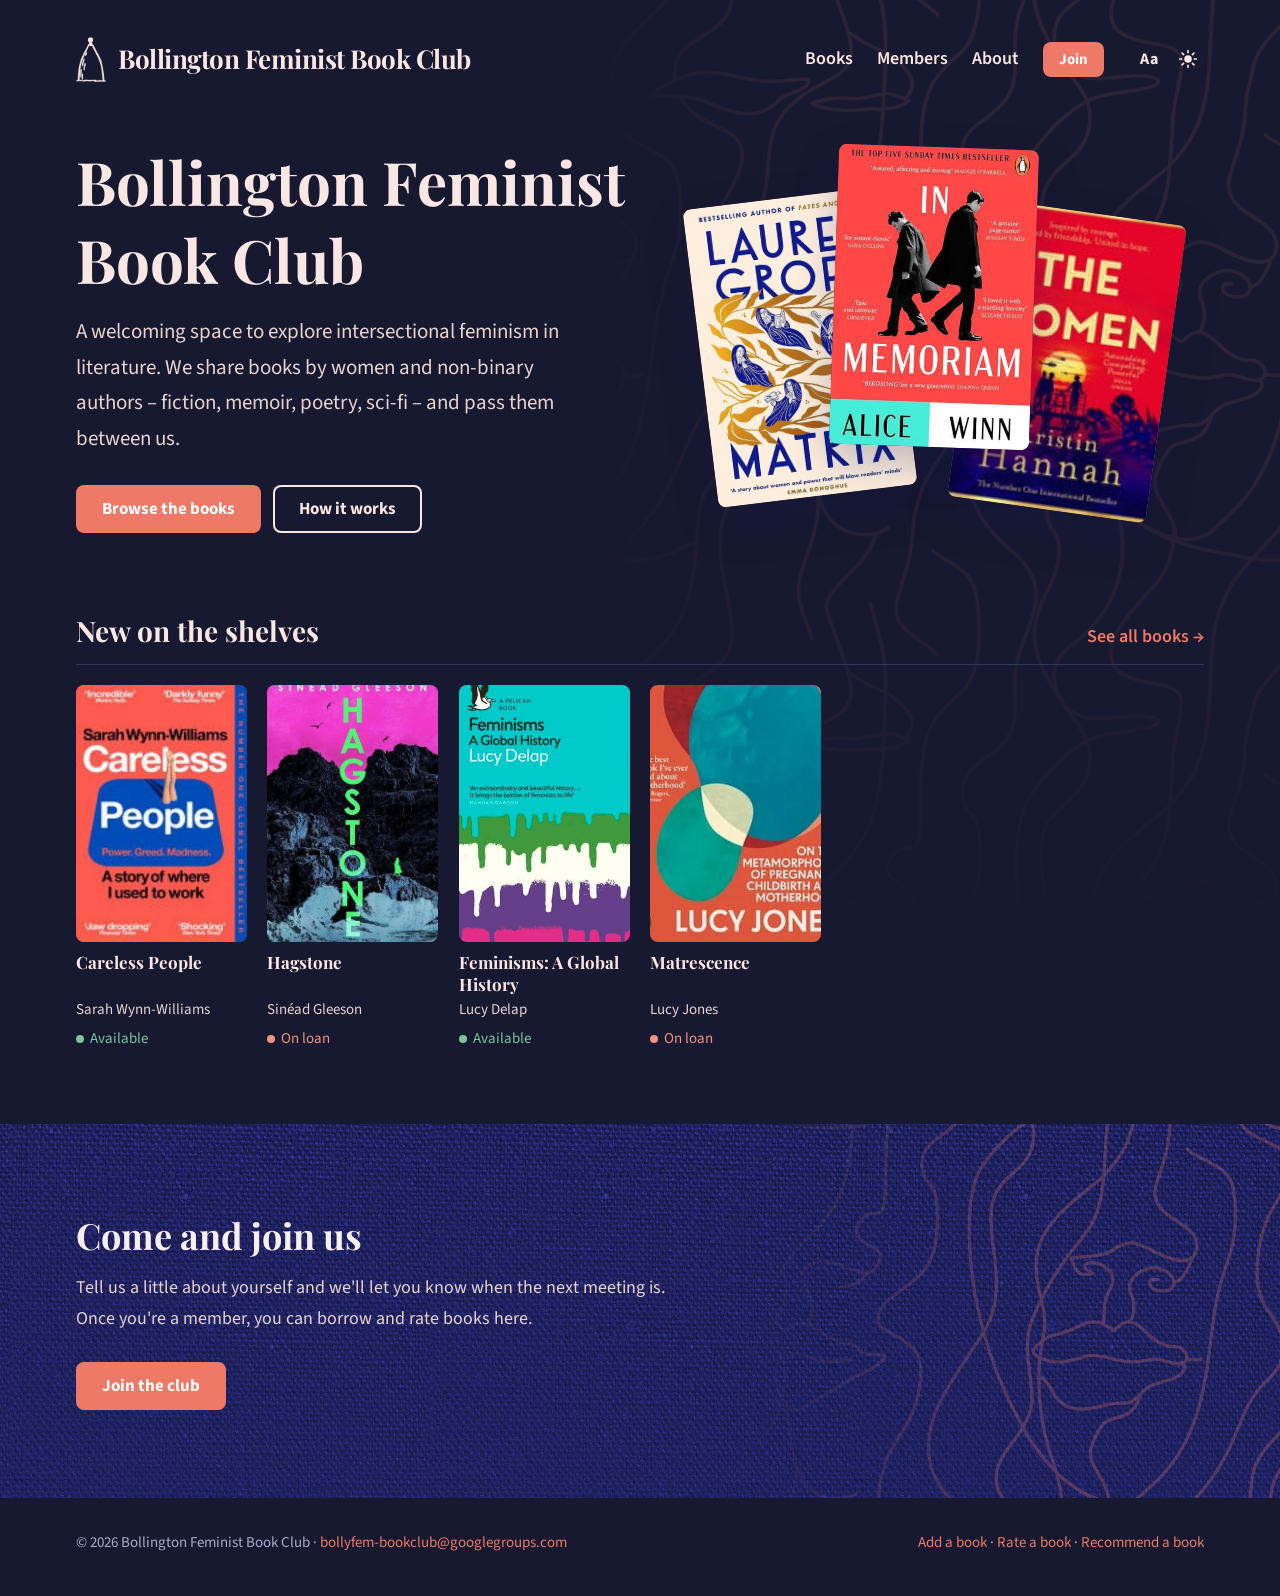
<file: index.html>
<!doctype html>
<html lang="en-GB">
<head>
  <meta charset="utf-8">
  <meta http-equiv="Cache-Control" content="no-cache">
  <meta name="viewport" content="width=device-width, initial-scale=1">
  <title>Bollington Feminist Book Club</title>
  <meta name="description" content="A welcoming book club in Bollington, Cheshire, exploring intersectional feminism in literature. No set reading list: members share and swap books by women and non-binary authors and meet monthly.">
  <link rel="canonical" href="https://bollington-feminist-book-club.github.io/">
  <meta property="og:type" content="website">
  <meta property="og:site_name" content="Bollington Feminist Book Club">
  <meta property="og:title" content="Bollington Feminist Book Club">
  <meta property="og:description" content="A welcoming book club in Bollington, Cheshire, exploring intersectional feminism in literature. No set reading list: members share and swap books by women and non-binary authors and meet monthly.">
  <meta property="og:url" content="https://bollington-feminist-book-club.github.io/">
  <meta property="og:image" content="https://bollington-feminist-book-club.github.io/assets/share.jpg">
  <meta name="twitter:card" content="summary_large_image">
  <link rel="icon" href="favicon.ico" sizes="any">
  <link rel="icon" href="favicon-32.png" type="image/png" sizes="32x32">
  <link rel="apple-touch-icon" href="apple-touch-icon.png">
  <link rel="manifest" href="site.webmanifest">
  <meta name="theme-color" content="#1f2260">
  <link rel="preconnect" href="https://fonts.googleapis.com">
  <link rel="preconnect" href="https://fonts.gstatic.com" crossorigin>
  <link href="https://fonts.googleapis.com/css2?family=Playfair+Display:ital,wght@0,400;0,600;0,700;1,400&family=Source+Sans+3:wght@400;600;700&display=swap" rel="stylesheet">
  <script>
    try {
      if (localStorage.getItem("theme") !== "light") document.documentElement.setAttribute("data-theme", "dark");
      if (localStorage.getItem("reading") === "easy") document.documentElement.setAttribute("data-reading", "easy");
    } catch (e) {}
  </script>
  <script>
    // Always load the latest code: a new value every minute stops browsers using stale copies
    window.__v = Math.floor(Date.now() / 60000);
    document.write('<link rel="stylesheet" href="styles.css?v=' + __v + '">');
    document.write('<script src="config.js?v=' + __v + '"><\/script>');
  </script>
  <script type="application/ld+json">
  {"@context":"https://schema.org","@type":"Organization","name":"Bollington Feminist Book Club",
   "url":"https://bollington-feminist-book-club.github.io/","logo":"https://bollington-feminist-book-club.github.io/assets/share.jpg",
   "description":"A book club in Bollington, Cheshire, exploring intersectional feminism in literature through books by women and non-binary authors.",
   "areaServed":{"@type":"Place","name":"Bollington, Cheshire, UK"},"email":"bollyfem-bookclub@googlegroups.com"}
  </script>
</head>
<body data-page="home">
  <a class="skip" href="#main">Skip to content</a>

  <header class="header">
    <div class="container header__inner">
      <a class="logo" href="./"><span class="logo__mark" aria-hidden="true"></span><span data-club-name>Bollington Feminist Book Club</span></a>
      <nav class="nav" aria-label="Main">
        <a href="books.html" data-page="books">Books</a>
        <a href="members.html" data-page="members">Members</a>
        <a href="about.html" data-page="about">About</a>
        <a class="button button--small" data-form="join" href="#">Join</a>
        <span class="nav__tools">
          <button class="read-toggle" type="button" aria-pressed="false" title="Easier reading: bigger, more spaced text with no background patterns">Aa<span class="visually-hidden"> Easier reading</span></button>
          <button class="theme-toggle" type="button" aria-label="Switch to dark mode">
            <svg class="i-moon" viewBox="0 0 24 24" width="20" height="20" aria-hidden="true"><path fill="currentColor" d="M21 12.8A9 9 0 1 1 11.2 3a7 7 0 0 0 9.8 9.8z"/></svg>
            <svg class="i-sun" viewBox="0 0 24 24" width="20" height="20" aria-hidden="true"><circle cx="12" cy="12" r="4.5" fill="currentColor"/><g stroke="currentColor" stroke-width="2" stroke-linecap="round"><path d="M12 2v2.5M12 19.5V22M2 12h2.5M19.5 12H22M4.9 4.9l1.8 1.8M17.3 17.3l1.8 1.8M4.9 19.1l1.8-1.8M17.3 6.7l1.8-1.8"/></g></svg>
          </button>
        </span>
      </nav>
    </div>
  </header>

  <main id="main">
    <section class="hero container">
      <div class="hero__text">
        <h1 class="hero__title" data-club-name>Bollington Feminist Book Club</h1>
        <p class="hero__description">A welcoming space to explore intersectional feminism in literature. We share books by women and non-binary authors – fiction, memoir, poetry, sci-fi – and pass them between us.</p>
        <div class="hero__actions">
          <a class="button" href="books.html">Browse the books</a>
          <a class="button button--quiet" href="about.html">How it works</a>
        </div>
      </div>
      <div class="hero__stack" id="hero-stack" aria-label="Most borrowed books"></div>
    </section>

    <section class="section container">
      <div class="section__head">
        <h2 class="section__title">New on the shelves</h2>
        <a class="section__link" href="books.html">See all books</a>
      </div>
      <div class="grid" id="grid-latest"></div>
      <p class="notice" id="notice" hidden></p>
    </section>

    <section class="join">
      <div class="container join__inner">
        <h2>Come and join us</h2>
        <p>Tell us a little about yourself and we'll let you know when the next meeting is. Once you're a member, you can borrow and rate books here.</p>
        <a class="button" data-form="join" href="#">Join the club</a>
      </div>
    </section>
  </main>

  <footer class="footer container">
    <span>© <span id="year"></span> <span data-club-name>Bollington Feminist Book Club</span> · <a href="mailto:bollyfem-bookclub@googlegroups.com">bollyfem-bookclub@googlegroups.com</a></span>
    <span><a href="add.html">Add a book</a> · <a data-form="rate" href="#">Rate a book</a> · <a href="add.html">Recommend a book</a></span>
  </footer>

  <dialog id="book-dialog" aria-labelledby="d-title">
    <button class="close" type="button" aria-label="Close">×</button>
    <div class="dialog__body" id="d-body"></div>
  </dialog>

  <script>document.write('<script src="app.js?v=' + window.__v + '"><\/script>');</script>
</body>
</html>
</file>
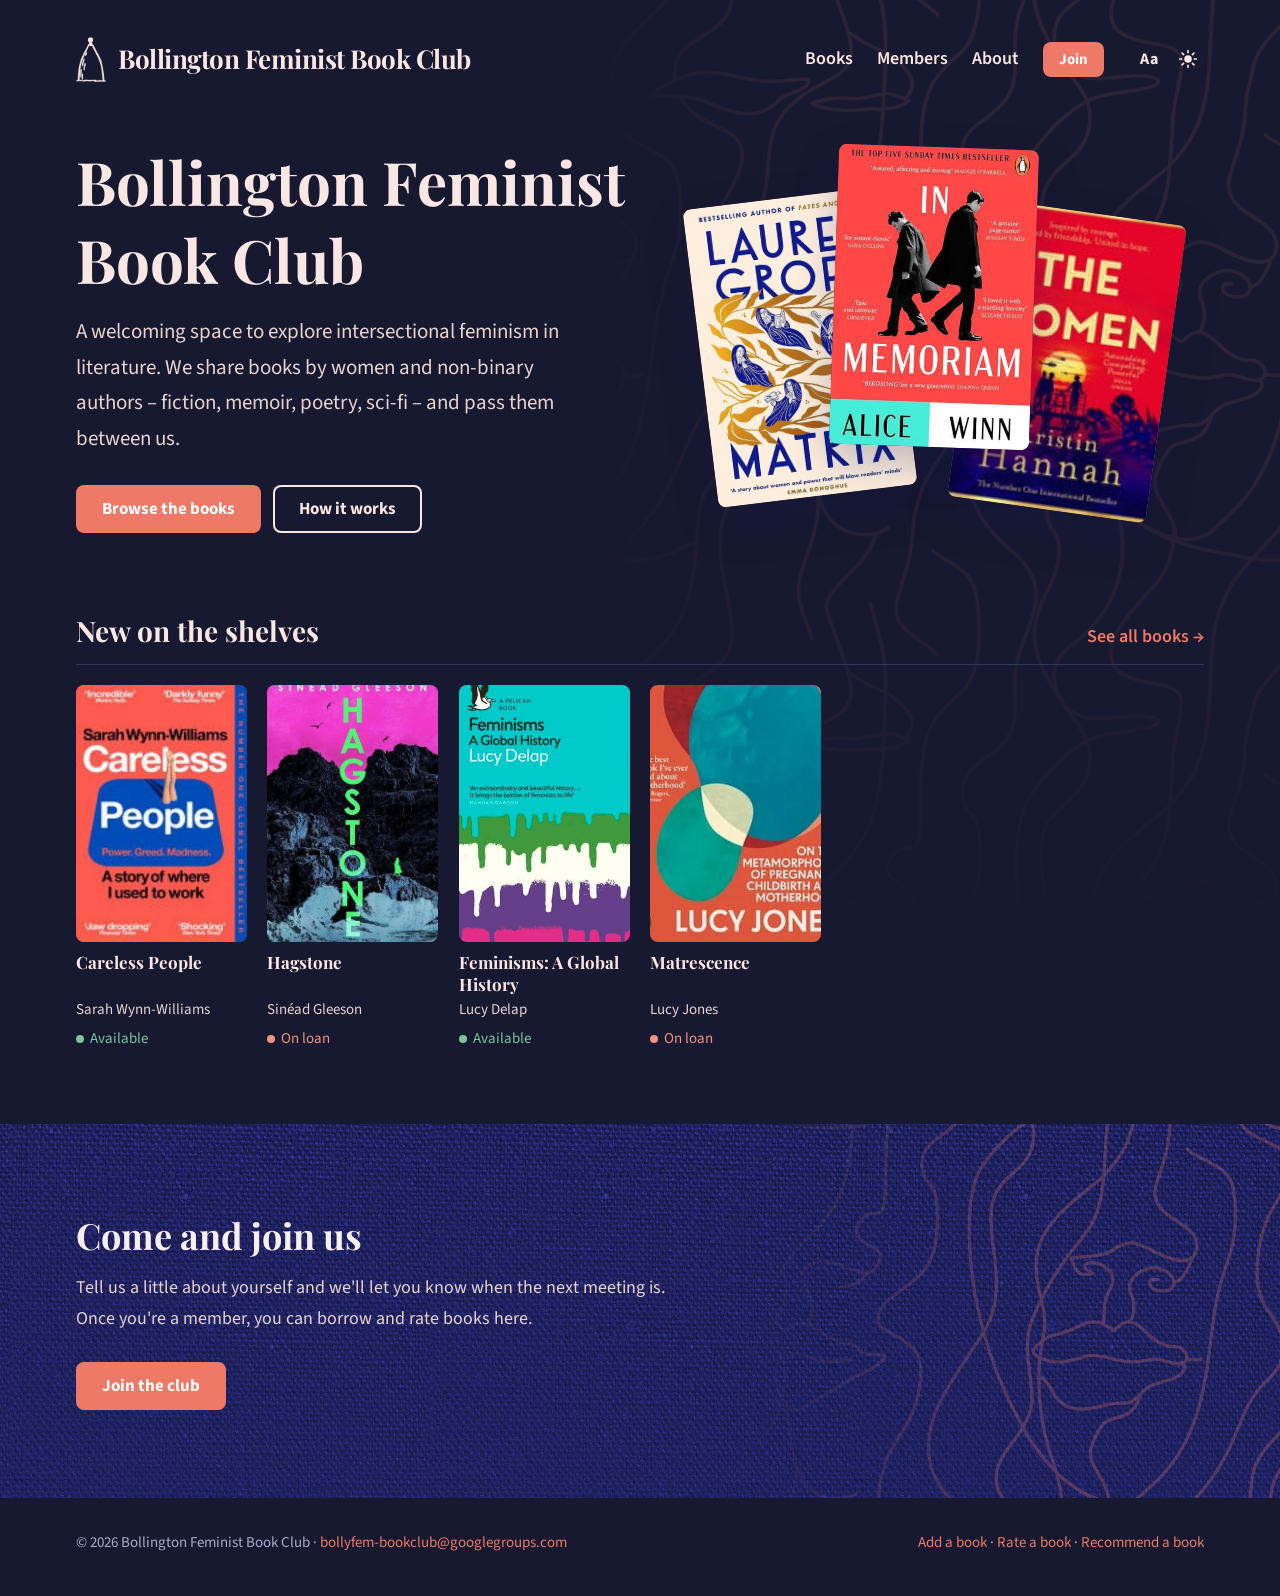
<file: join/index.html>
<!doctype html>
<html lang="en-GB">
<head>
  <meta charset="utf-8">
  <meta name="viewport" content="width=device-width, initial-scale=1">
  <meta name="robots" content="noindex">
  <link rel="icon" href="../favicon.ico" sizes="any">
  <link rel="apple-touch-icon" href="../apple-touch-icon.png">
  <title>Bollington Feminist Book Club</title>
  <style>
    body { margin: 0; min-height: 100vh; display: grid; place-items: center; background: #f8efed; color: #141850;
      font: 18px/1.6 "Source Sans 3", "Source Sans Pro", Helvetica, Arial, sans-serif; text-align: center; padding: 16px; }
    a { color: #c4573f; font-weight: 600; }
  </style>
  <script src="../config.js"></script>
</head>
<body>
  <p>Opening the Bollington Feminist Book Club…<br><a href="../">Continue</a></p>
  <script>
    // Scans from posters land here. Each poster can carry its own ?from= label,
    // e.g. join/?from=library, so GoatCounter shows which poster people scanned.
    (function () {
      var from = (new URLSearchParams(location.search).get("from") || "poster").replace(/[^a-z0-9-]/gi, "").slice(0, 30);
      var done = false;
      function go() { if (!done) { done = true; location.replace("../?ref=" + encodeURIComponent(from)); } }
      var code = (window.BOOKCLUB_CONFIG || {}).goatcounter;
      if (!code) { go(); return; }
      window.goatcounter = { no_onload: true };
      var s = document.createElement("script");
      s.async = true;
      s.src = "//gc.zgo.at/count.js";
      s.setAttribute("data-goatcounter", "https://" + code + ".goatcounter.com/count");
      document.head.appendChild(s);
      var t = setInterval(function () {
        if (!window.goatcounter || !window.goatcounter.count) return;
        clearInterval(t);
        window.goatcounter.count({ path: "/qr/" + from, title: "QR scan: " + from, event: true });
        setTimeout(go, 400);
      }, 50);
      setTimeout(go, 2000); // never keep anyone waiting if the counter is slow or blocked
    })();
  </script>
</body>
</html>
</file>
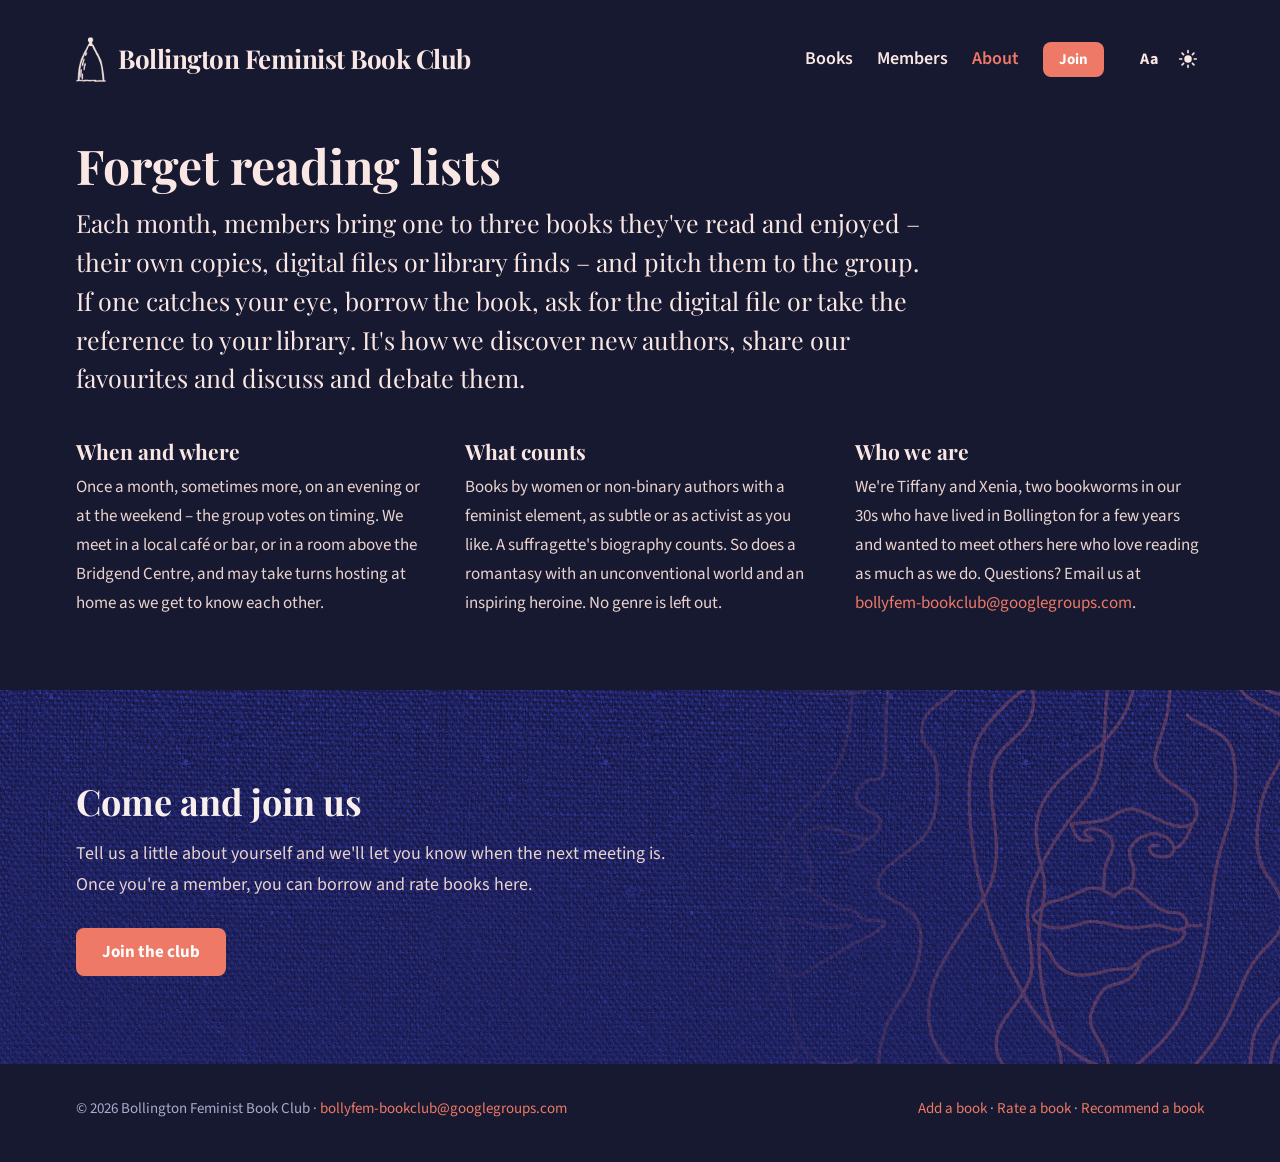
<file: about.html>
<!doctype html>
<html lang="en-GB">
<head>
  <meta charset="utf-8">
  <meta http-equiv="Cache-Control" content="no-cache">
  <meta name="viewport" content="width=device-width, initial-scale=1">
  <title>About – Bollington Feminist Book Club</title>
  <meta name="description" content="How the Bollington Feminist Book Club works: monthly meet-ups in Bollington, bring one to three books to pitch, borrow what you fancy. Books by women and non-binary authors.">
  <link rel="canonical" href="https://bollington-feminist-book-club.github.io/about.html">
  <meta property="og:type" content="website">
  <meta property="og:site_name" content="Bollington Feminist Book Club">
  <meta property="og:title" content="About – Bollington Feminist Book Club">
  <meta property="og:description" content="How the Bollington Feminist Book Club works: monthly meet-ups in Bollington, bring one to three books to pitch, borrow what you fancy. Books by women and non-binary authors.">
  <meta property="og:url" content="https://bollington-feminist-book-club.github.io/about.html">
  <meta property="og:image" content="https://bollington-feminist-book-club.github.io/assets/share.jpg">
  <meta name="twitter:card" content="summary_large_image">
  <link rel="icon" href="favicon.ico" sizes="any">
  <link rel="icon" href="favicon-32.png" type="image/png" sizes="32x32">
  <link rel="apple-touch-icon" href="apple-touch-icon.png">
  <link rel="manifest" href="site.webmanifest">
  <meta name="theme-color" content="#1f2260">
  <link rel="preconnect" href="https://fonts.googleapis.com">
  <link rel="preconnect" href="https://fonts.gstatic.com" crossorigin>
  <link href="https://fonts.googleapis.com/css2?family=Playfair+Display:ital,wght@0,400;0,600;0,700;1,400&family=Source+Sans+3:wght@400;600;700&display=swap" rel="stylesheet">
  <script>
    try {
      if (localStorage.getItem("theme") !== "light") document.documentElement.setAttribute("data-theme", "dark");
      if (localStorage.getItem("reading") === "easy") document.documentElement.setAttribute("data-reading", "easy");
    } catch (e) {}
  </script>
  <script>
    // Always load the latest code: a new value every minute stops browsers using stale copies
    window.__v = Math.floor(Date.now() / 60000);
    document.write('<link rel="stylesheet" href="styles.css?v=' + __v + '">');
    document.write('<script src="config.js?v=' + __v + '"><\/script>');
  </script>
</head>
<body data-page="about">
  <a class="skip" href="#main">Skip to content</a>

  <header class="header">
    <div class="container header__inner">
      <a class="logo" href="./"><span class="logo__mark" aria-hidden="true"></span><span data-club-name>Bollington Feminist Book Club</span></a>
      <nav class="nav" aria-label="Main">
        <a href="books.html" data-page="books">Books</a>
        <a href="members.html" data-page="members">Members</a>
        <a href="about.html" data-page="about">About</a>
        <a class="button button--small" data-form="join" href="#">Join</a>
        <span class="nav__tools">
          <button class="read-toggle" type="button" aria-pressed="false" title="Easier reading: bigger, more spaced text with no background patterns">Aa<span class="visually-hidden"> Easier reading</span></button>
          <button class="theme-toggle" type="button" aria-label="Switch to dark mode">
            <svg class="i-moon" viewBox="0 0 24 24" width="20" height="20" aria-hidden="true"><path fill="currentColor" d="M21 12.8A9 9 0 1 1 11.2 3a7 7 0 0 0 9.8 9.8z"/></svg>
            <svg class="i-sun" viewBox="0 0 24 24" width="20" height="20" aria-hidden="true"><circle cx="12" cy="12" r="4.5" fill="currentColor"/><g stroke="currentColor" stroke-width="2" stroke-linecap="round"><path d="M12 2v2.5M12 19.5V22M2 12h2.5M19.5 12H22M4.9 4.9l1.8 1.8M17.3 17.3l1.8 1.8M4.9 19.1l1.8-1.8M17.3 6.7l1.8-1.8"/></g></svg>
          </button>
        </span>
      </nav>
    </div>
  </header>

  <main id="main">
    <section class="section container page about">
      <div class="page__head">
        <h1 class="page__title">Forget reading lists</h1>
      </div>
      <p class="about__lead">Each month, members bring one to three books they've read and enjoyed – their own copies, digital files or library finds – and pitch them to the group. If one catches your eye, borrow the book, ask for the digital file or take the reference to your library. It's how we discover new authors, share our favourites and discuss and debate them.</p>
      <div class="about__cols">
        <div>
          <h3>When and where</h3>
          <p>Once a month, sometimes more, on an evening or at the weekend – the group votes on timing. We meet in a local café or bar, or in a room above the Bridgend Centre, and may take turns hosting at home as we get to know each other.</p>
        </div>
        <div>
          <h3>What counts</h3>
          <p>Books by women or non-binary authors with a feminist element, as subtle or as activist as you like. A suffragette's biography counts. So does a romantasy with an unconventional world and an inspiring heroine. No genre is left out.</p>
        </div>
        <div>
          <h3>Who we are</h3>
          <p>We're Tiffany and Xenia, two bookworms in our 30s who have lived in Bollington for a few years and wanted to meet others here who love reading as much as we do. Questions? Email us at <a href="mailto:bollyfem-bookclub@googlegroups.com">bollyfem-bookclub@googlegroups.com</a>.</p>
        </div>
      </div>
    </section>

    <section class="join">
      <div class="container join__inner">
        <h2>Come and join us</h2>
        <p>Tell us a little about yourself and we'll let you know when the next meeting is. Once you're a member, you can borrow and rate books here.</p>
        <a class="button" data-form="join" href="#">Join the club</a>
      </div>
    </section>
  </main>

  <footer class="footer container">
    <span>© <span id="year"></span> <span data-club-name>Bollington Feminist Book Club</span> · <a href="mailto:bollyfem-bookclub@googlegroups.com">bollyfem-bookclub@googlegroups.com</a></span>
    <span><a href="add.html">Add a book</a> · <a data-form="rate" href="#">Rate a book</a> · <a href="add.html">Recommend a book</a></span>
  </footer>

  <script>document.write('<script src="app.js?v=' + window.__v + '"><\/script>');</script>
</body>
</html>
</file>
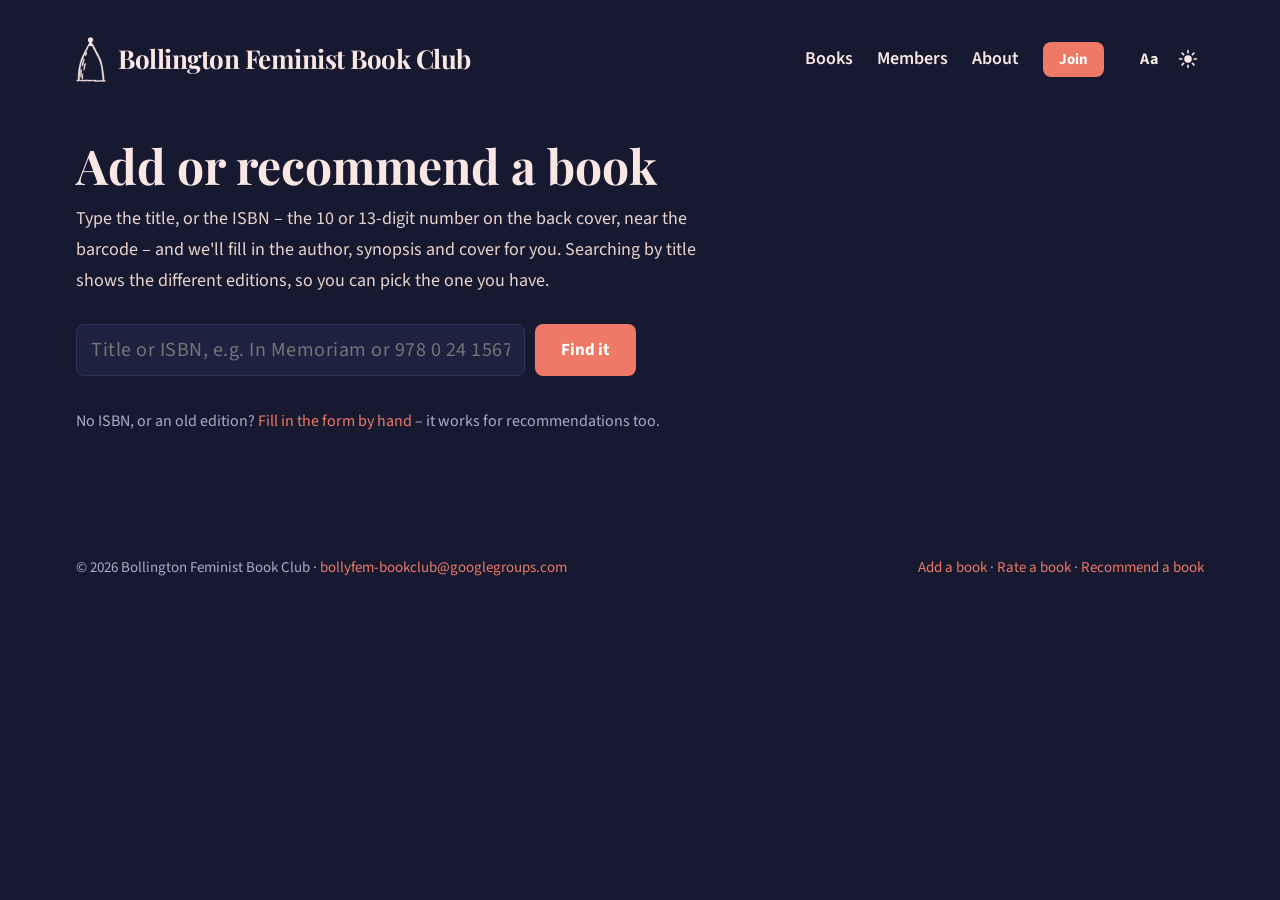
<file: add.html>
<!doctype html>
<html lang="en-GB">
<head>
  <meta charset="utf-8">
  <meta http-equiv="Cache-Control" content="no-cache">
  <meta name="viewport" content="width=device-width, initial-scale=1">
  <title>Add a book – Bollington Feminist Book Club</title>
  <meta name="description" content="Add a book to the Bollington Feminist Book Club shelves.">
  <meta name="robots" content="noindex">
  <link rel="canonical" href="https://bollington-feminist-book-club.github.io/add.html">
  <meta property="og:type" content="website">
  <meta property="og:site_name" content="Bollington Feminist Book Club">
  <meta property="og:title" content="Add a book – Bollington Feminist Book Club">
  <meta property="og:description" content="Add a book to the Bollington Feminist Book Club shelves.">
  <meta property="og:url" content="https://bollington-feminist-book-club.github.io/add.html">
  <meta property="og:image" content="https://bollington-feminist-book-club.github.io/assets/share.jpg">
  <meta name="twitter:card" content="summary_large_image">
  <link rel="icon" href="favicon.ico" sizes="any">
  <link rel="icon" href="favicon-32.png" type="image/png" sizes="32x32">
  <link rel="apple-touch-icon" href="apple-touch-icon.png">
  <link rel="manifest" href="site.webmanifest">
  <meta name="theme-color" content="#1f2260">
  <link rel="preconnect" href="https://fonts.googleapis.com">
  <link rel="preconnect" href="https://fonts.gstatic.com" crossorigin>
  <link href="https://fonts.googleapis.com/css2?family=Playfair+Display:ital,wght@0,400;0,600;0,700;1,400&family=Source+Sans+3:wght@400;600;700&display=swap" rel="stylesheet">
  <script>
    try {
      if (localStorage.getItem("theme") !== "light") document.documentElement.setAttribute("data-theme", "dark");
      if (localStorage.getItem("reading") === "easy") document.documentElement.setAttribute("data-reading", "easy");
    } catch (e) {}
  </script>
  <script>
    // Always load the latest code: a new value every minute stops browsers using stale copies
    window.__v = Math.floor(Date.now() / 60000);
    document.write('<link rel="stylesheet" href="styles.css?v=' + __v + '">');
    document.write('<script src="config.js?v=' + __v + '"><\/script>');
  </script>
</head>
<body data-page="add">
  <a class="skip" href="#main">Skip to content</a>

  <header class="header">
    <div class="container header__inner">
      <a class="logo" href="./"><span class="logo__mark" aria-hidden="true"></span><span data-club-name>Bollington Feminist Book Club</span></a>
      <nav class="nav" aria-label="Main">
        <a href="books.html" data-page="books">Books</a>
        <a href="members.html" data-page="members">Members</a>
        <a href="about.html" data-page="about">About</a>
        <a class="button button--small" data-form="join" href="#">Join</a>
        <span class="nav__tools">
          <button class="read-toggle" type="button" aria-pressed="false" title="Easier reading: bigger, more spaced text with no background patterns">Aa<span class="visually-hidden"> Easier reading</span></button>
          <button class="theme-toggle" type="button" aria-label="Switch to dark mode">
            <svg class="i-moon" viewBox="0 0 24 24" width="20" height="20" aria-hidden="true"><path fill="currentColor" d="M21 12.8A9 9 0 1 1 11.2 3a7 7 0 0 0 9.8 9.8z"/></svg>
            <svg class="i-sun" viewBox="0 0 24 24" width="20" height="20" aria-hidden="true"><circle cx="12" cy="12" r="4.5" fill="currentColor"/><g stroke="currentColor" stroke-width="2" stroke-linecap="round"><path d="M12 2v2.5M12 19.5V22M2 12h2.5M19.5 12H22M4.9 4.9l1.8 1.8M17.3 17.3l1.8 1.8M4.9 19.1l1.8-1.8M17.3 6.7l1.8-1.8"/></g></svg>
          </button>
        </span>
      </nav>
    </div>
  </header>

  <main id="main">
    <section class="section container page">
      <div class="page__head">
        <h1 class="page__title">Add or recommend a book</h1>
      </div>
      <p class="page__intro">Type the title, or the ISBN – the 10 or 13-digit number on the back cover, near the barcode – and we'll fill in the author, synopsis and cover for you. Searching by title shows the different editions, so you can pick the one you have.</p>

      <form class="isbn" id="isbn-form" autocomplete="off">
        <label for="isbn" class="visually-hidden">Title or ISBN</label>
        <input id="isbn" name="isbn" placeholder="Title or ISBN, e.g. In Memoriam or 978 0 24 156783 8" required>
        <button class="button" type="submit">Find it</button>
      </form>

      <div id="isbn-result" aria-live="polite"></div>

      <p class="page__aside">No ISBN, or an old edition? <a data-form="addBook" href="#">Fill in the form by hand</a> – it works for recommendations too.</p>
    </section>
  </main>

  <footer class="footer container">
    <span>© <span id="year"></span> <span data-club-name>Bollington Feminist Book Club</span> · <a href="mailto:bollyfem-bookclub@googlegroups.com">bollyfem-bookclub@googlegroups.com</a></span>
    <span><a href="add.html">Add a book</a> · <a data-form="rate" href="#">Rate a book</a> · <a href="add.html">Recommend a book</a></span>
  </footer>

  <script>document.write('<script src="app.js?v=' + window.__v + '"><\/script>');</script>
</body>
</html>
</file>
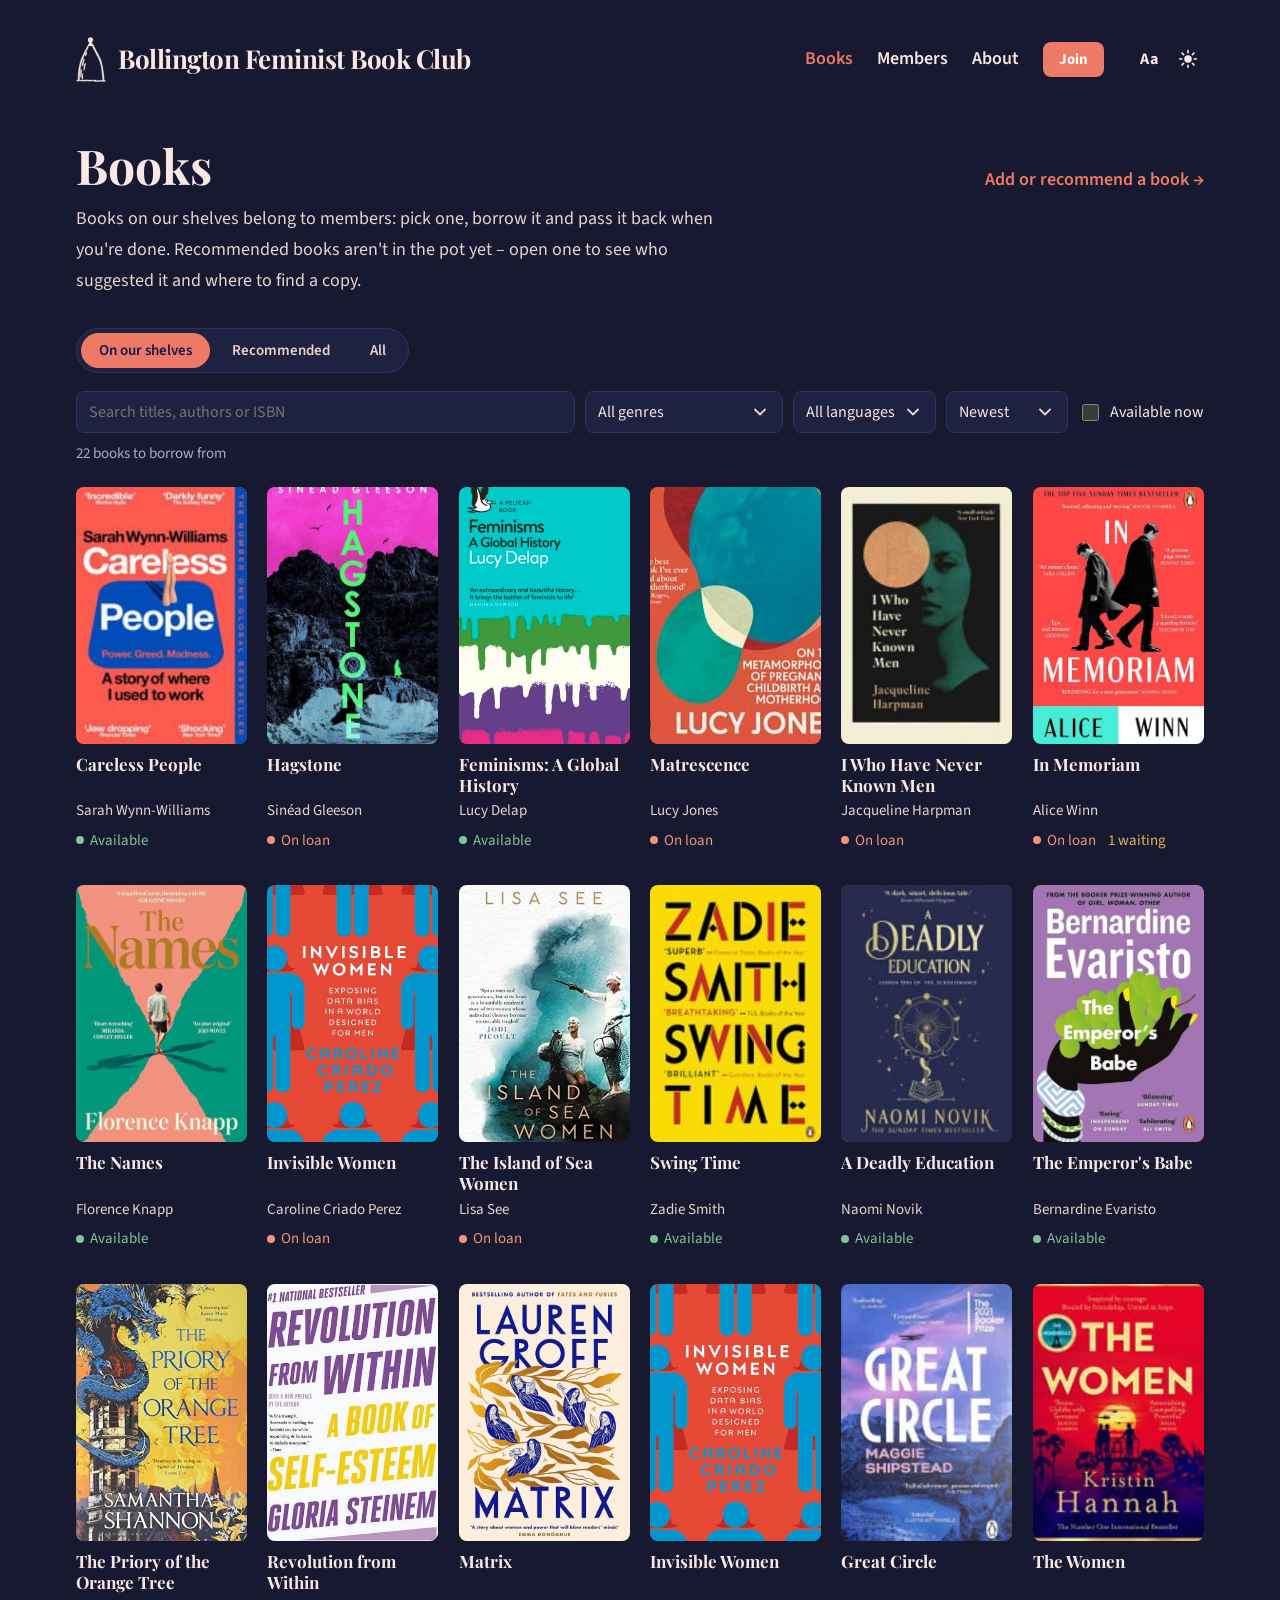
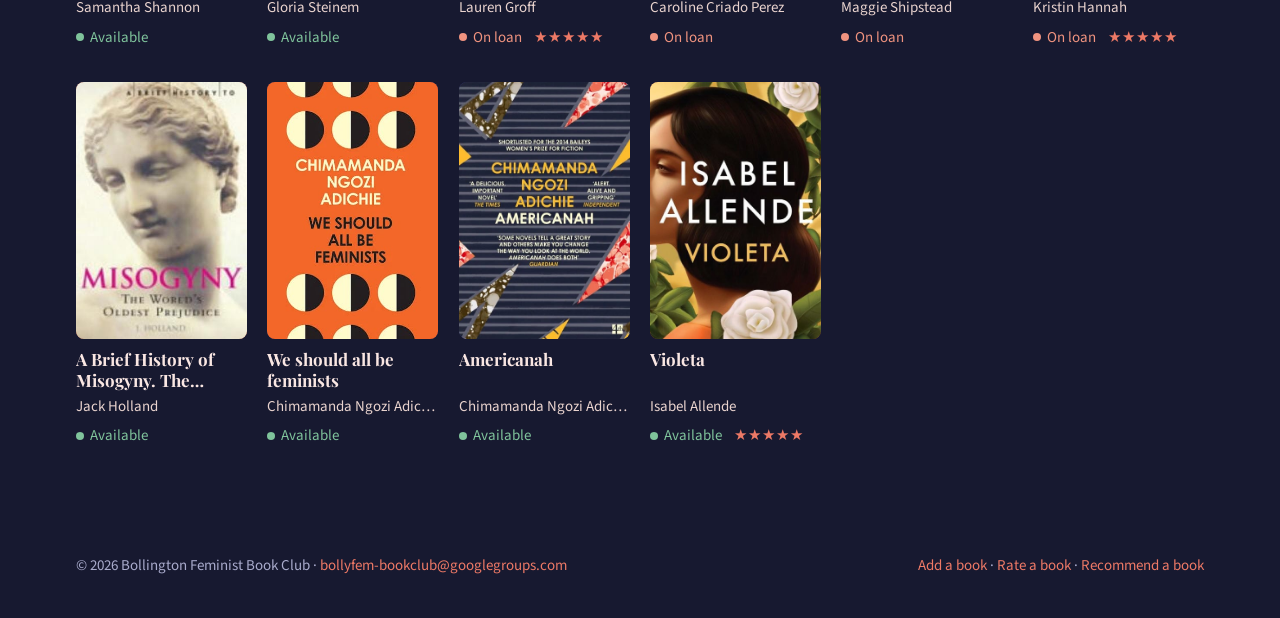
<file: books.html>
<!doctype html>
<html lang="en-GB">
<head>
  <meta charset="utf-8">
  <meta http-equiv="Cache-Control" content="no-cache">
  <meta name="viewport" content="width=device-width, initial-scale=1">
  <title>Books – Bollington Feminist Book Club</title>
  <meta name="description" content="Browse the books members of the Bollington Feminist Book Club are sharing: fiction, memoir, essays, poetry and sci-fi by women and non-binary authors.">
  <link rel="canonical" href="https://bollington-feminist-book-club.github.io/books.html">
  <meta property="og:type" content="website">
  <meta property="og:site_name" content="Bollington Feminist Book Club">
  <meta property="og:title" content="Books – Bollington Feminist Book Club">
  <meta property="og:description" content="Browse the books members of the Bollington Feminist Book Club are sharing: fiction, memoir, essays, poetry and sci-fi by women and non-binary authors.">
  <meta property="og:url" content="https://bollington-feminist-book-club.github.io/books.html">
  <meta property="og:image" content="https://bollington-feminist-book-club.github.io/assets/share.jpg">
  <meta name="twitter:card" content="summary_large_image">
  <link rel="icon" href="favicon.ico" sizes="any">
  <link rel="icon" href="favicon-32.png" type="image/png" sizes="32x32">
  <link rel="apple-touch-icon" href="apple-touch-icon.png">
  <link rel="manifest" href="site.webmanifest">
  <meta name="theme-color" content="#1f2260">
  <link rel="preconnect" href="https://fonts.googleapis.com">
  <link rel="preconnect" href="https://fonts.gstatic.com" crossorigin>
  <link href="https://fonts.googleapis.com/css2?family=Playfair+Display:ital,wght@0,400;0,600;0,700;1,400&family=Source+Sans+3:wght@400;600;700&display=swap" rel="stylesheet">
  <script>
    try {
      if (localStorage.getItem("theme") !== "light") document.documentElement.setAttribute("data-theme", "dark");
      if (localStorage.getItem("reading") === "easy") document.documentElement.setAttribute("data-reading", "easy");
    } catch (e) {}
  </script>
  <script>
    // Always load the latest code: a new value every minute stops browsers using stale copies
    window.__v = Math.floor(Date.now() / 60000);
    document.write('<link rel="stylesheet" href="styles.css?v=' + __v + '">');
    document.write('<script src="config.js?v=' + __v + '"><\/script>');
  </script>
</head>
<body data-page="books">
  <a class="skip" href="#main">Skip to content</a>

  <header class="header">
    <div class="container header__inner">
      <a class="logo" href="./"><span class="logo__mark" aria-hidden="true"></span><span data-club-name>Bollington Feminist Book Club</span></a>
      <nav class="nav" aria-label="Main">
        <a href="books.html" data-page="books">Books</a>
        <a href="members.html" data-page="members">Members</a>
        <a href="about.html" data-page="about">About</a>
        <a class="button button--small" data-form="join" href="#">Join</a>
        <span class="nav__tools">
          <button class="read-toggle" type="button" aria-pressed="false" title="Easier reading: bigger, more spaced text with no background patterns">Aa<span class="visually-hidden"> Easier reading</span></button>
          <button class="theme-toggle" type="button" aria-label="Switch to dark mode">
            <svg class="i-moon" viewBox="0 0 24 24" width="20" height="20" aria-hidden="true"><path fill="currentColor" d="M21 12.8A9 9 0 1 1 11.2 3a7 7 0 0 0 9.8 9.8z"/></svg>
            <svg class="i-sun" viewBox="0 0 24 24" width="20" height="20" aria-hidden="true"><circle cx="12" cy="12" r="4.5" fill="currentColor"/><g stroke="currentColor" stroke-width="2" stroke-linecap="round"><path d="M12 2v2.5M12 19.5V22M2 12h2.5M19.5 12H22M4.9 4.9l1.8 1.8M17.3 17.3l1.8 1.8M4.9 19.1l1.8-1.8M17.3 6.7l1.8-1.8"/></g></svg>
          </button>
        </span>
      </nav>
    </div>
  </header>

  <main id="main">
    <section class="section container page">
      <div class="page__head">
        <h1 class="page__title">Books</h1>
        <a class="section__link" href="add.html">Add or recommend a book</a>
      </div>
      <p class="page__intro">Books on our shelves belong to members: pick one, borrow it and pass it back when you're done. Recommended books aren't in the pot yet – open one to see who suggested it and where to find a copy.</p>

      <div class="views" role="group" aria-label="Which books to show">
        <button type="button" data-view="shelves" aria-pressed="true">On our shelves</button>
        <button type="button" data-view="recommended" aria-pressed="false">Recommended</button>
        <button type="button" data-view="all" aria-pressed="false">All</button>
      </div>

      <div class="filters" role="search">
        <label class="filters__search">
          <span class="visually-hidden">Search titles, authors or ISBN</span>
          <input type="search" id="q" placeholder="Search titles, authors or ISBN" autocomplete="off">
        </label>
        <div class="filters__shelf" id="shelf-filters">
        <label><span class="visually-hidden">Genre</span>
          <select id="genre"><option value="">All genres</option></select>
        </label>
        <label><span class="visually-hidden">Language</span>
          <select id="lang"><option value="">All languages</option></select>
        </label>
        <label><span class="visually-hidden">Sort</span>
          <select id="sort">
            <option value="recent">Newest</option>
            <option value="rating">Best rated</option>
            <option value="title">A to Z</option>
            <option value="short">Shortest</option>
          </select>
        </label>
        <label class="filters__toggle"><input type="checkbox" id="avail"> Available now</label>
        </div>
      </div>

      <p class="count" id="count" aria-live="polite"></p>
      <div class="grid" id="grid"></div>
      <p class="notice" id="notice" hidden></p>
    </section>
  </main>

  <footer class="footer container">
    <span>© <span id="year"></span> <span data-club-name>Bollington Feminist Book Club</span> · <a href="mailto:bollyfem-bookclub@googlegroups.com">bollyfem-bookclub@googlegroups.com</a></span>
    <span><a href="add.html">Add a book</a> · <a data-form="rate" href="#">Rate a book</a> · <a href="add.html">Recommend a book</a></span>
  </footer>

  <dialog id="book-dialog" aria-labelledby="d-title">
    <button class="close" type="button" aria-label="Close">×</button>
    <div class="dialog__body" id="d-body"></div>
  </dialog>

  <script>document.write('<script src="app.js?v=' + window.__v + '"><\/script>');</script>
</body>
</html>
</file>
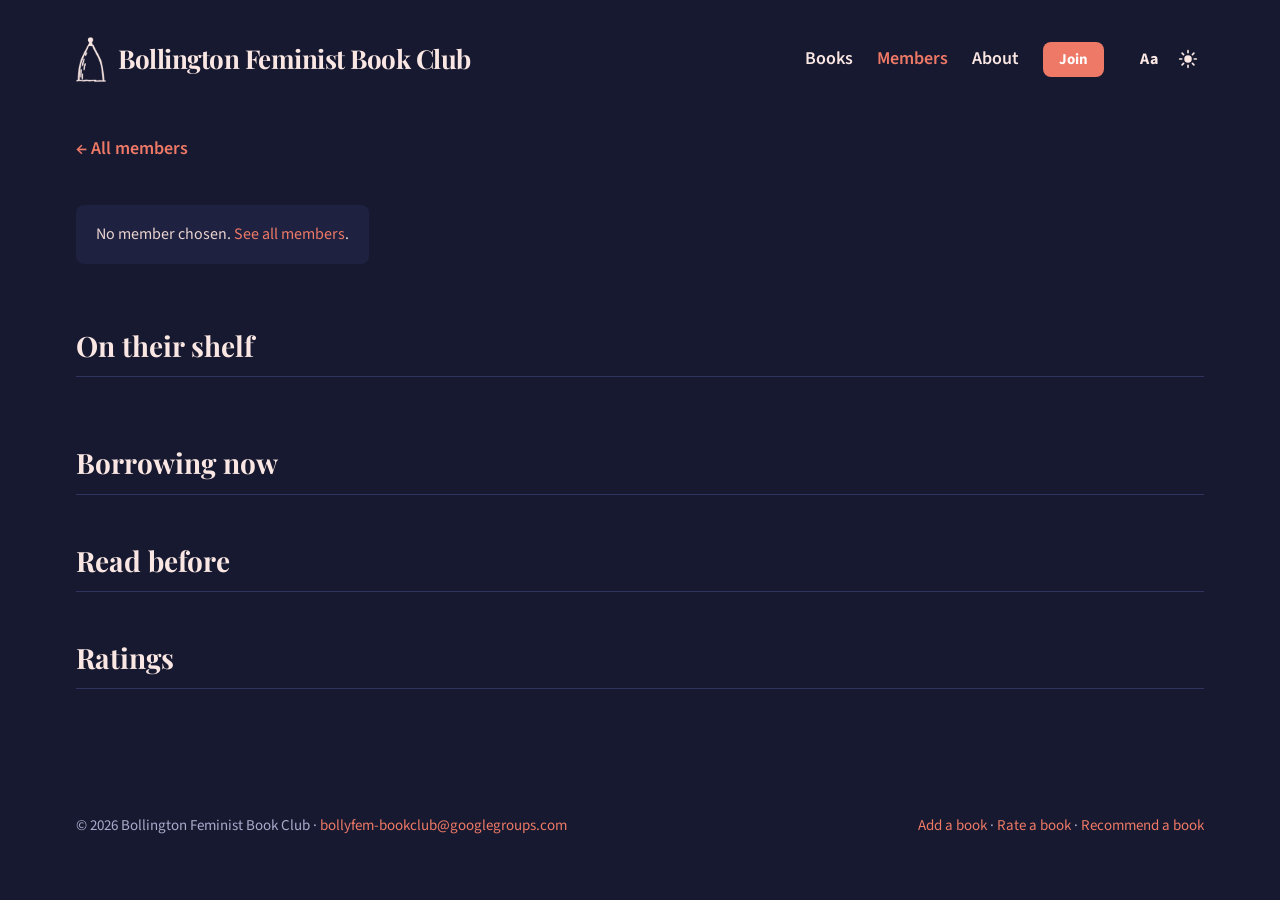
<file: member.html>
<!doctype html>
<html lang="en-GB">
<head>
  <meta charset="utf-8">
  <meta http-equiv="Cache-Control" content="no-cache">
  <meta name="viewport" content="width=device-width, initial-scale=1">
  <title>Member – Bollington Feminist Book Club</title>
  <meta name="description" content="A member of the Bollington Feminist Book Club.">
  <meta name="robots" content="noindex">
  <link rel="canonical" href="https://bollington-feminist-book-club.github.io/member.html">
  <meta property="og:type" content="website">
  <meta property="og:site_name" content="Bollington Feminist Book Club">
  <meta property="og:title" content="Member – Bollington Feminist Book Club">
  <meta property="og:description" content="A member of the Bollington Feminist Book Club.">
  <meta property="og:url" content="https://bollington-feminist-book-club.github.io/member.html">
  <meta property="og:image" content="https://bollington-feminist-book-club.github.io/assets/share.jpg">
  <meta name="twitter:card" content="summary_large_image">
  <link rel="icon" href="favicon.ico" sizes="any">
  <link rel="icon" href="favicon-32.png" type="image/png" sizes="32x32">
  <link rel="apple-touch-icon" href="apple-touch-icon.png">
  <link rel="manifest" href="site.webmanifest">
  <meta name="theme-color" content="#1f2260">
  <link rel="preconnect" href="https://fonts.googleapis.com">
  <link rel="preconnect" href="https://fonts.gstatic.com" crossorigin>
  <link href="https://fonts.googleapis.com/css2?family=Playfair+Display:ital,wght@0,400;0,600;0,700;1,400&family=Source+Sans+3:wght@400;600;700&display=swap" rel="stylesheet">
  <script>
    try {
      if (localStorage.getItem("theme") !== "light") document.documentElement.setAttribute("data-theme", "dark");
      if (localStorage.getItem("reading") === "easy") document.documentElement.setAttribute("data-reading", "easy");
    } catch (e) {}
  </script>
  <script>
    // Always load the latest code: a new value every minute stops browsers using stale copies
    window.__v = Math.floor(Date.now() / 60000);
    document.write('<link rel="stylesheet" href="styles.css?v=' + __v + '">');
    document.write('<script src="config.js?v=' + __v + '"><\/script>');
  </script>
</head>
<body data-page="member">
  <a class="skip" href="#main">Skip to content</a>

  <header class="header">
    <div class="container header__inner">
      <a class="logo" href="./"><span class="logo__mark" aria-hidden="true"></span><span data-club-name>Bollington Feminist Book Club</span></a>
      <nav class="nav" aria-label="Main">
        <a href="books.html" data-page="books">Books</a>
        <a href="members.html" data-page="members">Members</a>
        <a href="about.html" data-page="about">About</a>
        <a class="button button--small" data-form="join" href="#">Join</a>
        <span class="nav__tools">
          <button class="read-toggle" type="button" aria-pressed="false" title="Easier reading: bigger, more spaced text with no background patterns">Aa<span class="visually-hidden"> Easier reading</span></button>
          <button class="theme-toggle" type="button" aria-label="Switch to dark mode">
            <svg class="i-moon" viewBox="0 0 24 24" width="20" height="20" aria-hidden="true"><path fill="currentColor" d="M21 12.8A9 9 0 1 1 11.2 3a7 7 0 0 0 9.8 9.8z"/></svg>
            <svg class="i-sun" viewBox="0 0 24 24" width="20" height="20" aria-hidden="true"><circle cx="12" cy="12" r="4.5" fill="currentColor"/><g stroke="currentColor" stroke-width="2" stroke-linecap="round"><path d="M12 2v2.5M12 19.5V22M2 12h2.5M19.5 12H22M4.9 4.9l1.8 1.8M17.3 17.3l1.8 1.8M4.9 19.1l1.8-1.8M17.3 6.7l1.8-1.8"/></g></svg>
          </button>
        </span>
      </nav>
    </div>
  </header>

  <main id="main">
    <section class="section container page member">
      <p class="member__back"><a href="members.html">← All members</a></p>
      <div class="member__head" id="m-head"><p class="count">Loading…</p></div>

      <div class="section__head"><h2 class="section__title">On their shelf</h2></div>
      <div class="grid" id="m-shelf"></div>

      <div class="section__head"><h2 class="section__title">Borrowing now</h2></div>
      <ul class="loans" id="m-active"></ul>

      <div class="section__head"><h2 class="section__title">Read before</h2></div>
      <ul class="loans" id="m-past"></ul>

      <div class="section__head"><h2 class="section__title">Ratings</h2></div>
      <ul class="loans" id="m-ratings"></ul>
    </section>
  </main>

  <footer class="footer container">
    <span>© <span id="year"></span> <span data-club-name>Bollington Feminist Book Club</span> · <a href="mailto:bollyfem-bookclub@googlegroups.com">bollyfem-bookclub@googlegroups.com</a></span>
    <span><a href="add.html">Add a book</a> · <a data-form="rate" href="#">Rate a book</a> · <a href="add.html">Recommend a book</a></span>
  </footer>

  <dialog id="book-dialog" aria-labelledby="d-title">
    <button class="close" type="button" aria-label="Close">×</button>
    <div class="dialog__body" id="d-body"></div>
  </dialog>

  <script>document.write('<script src="app.js?v=' + window.__v + '"><\/script>');</script>
</body>
</html>
</file>
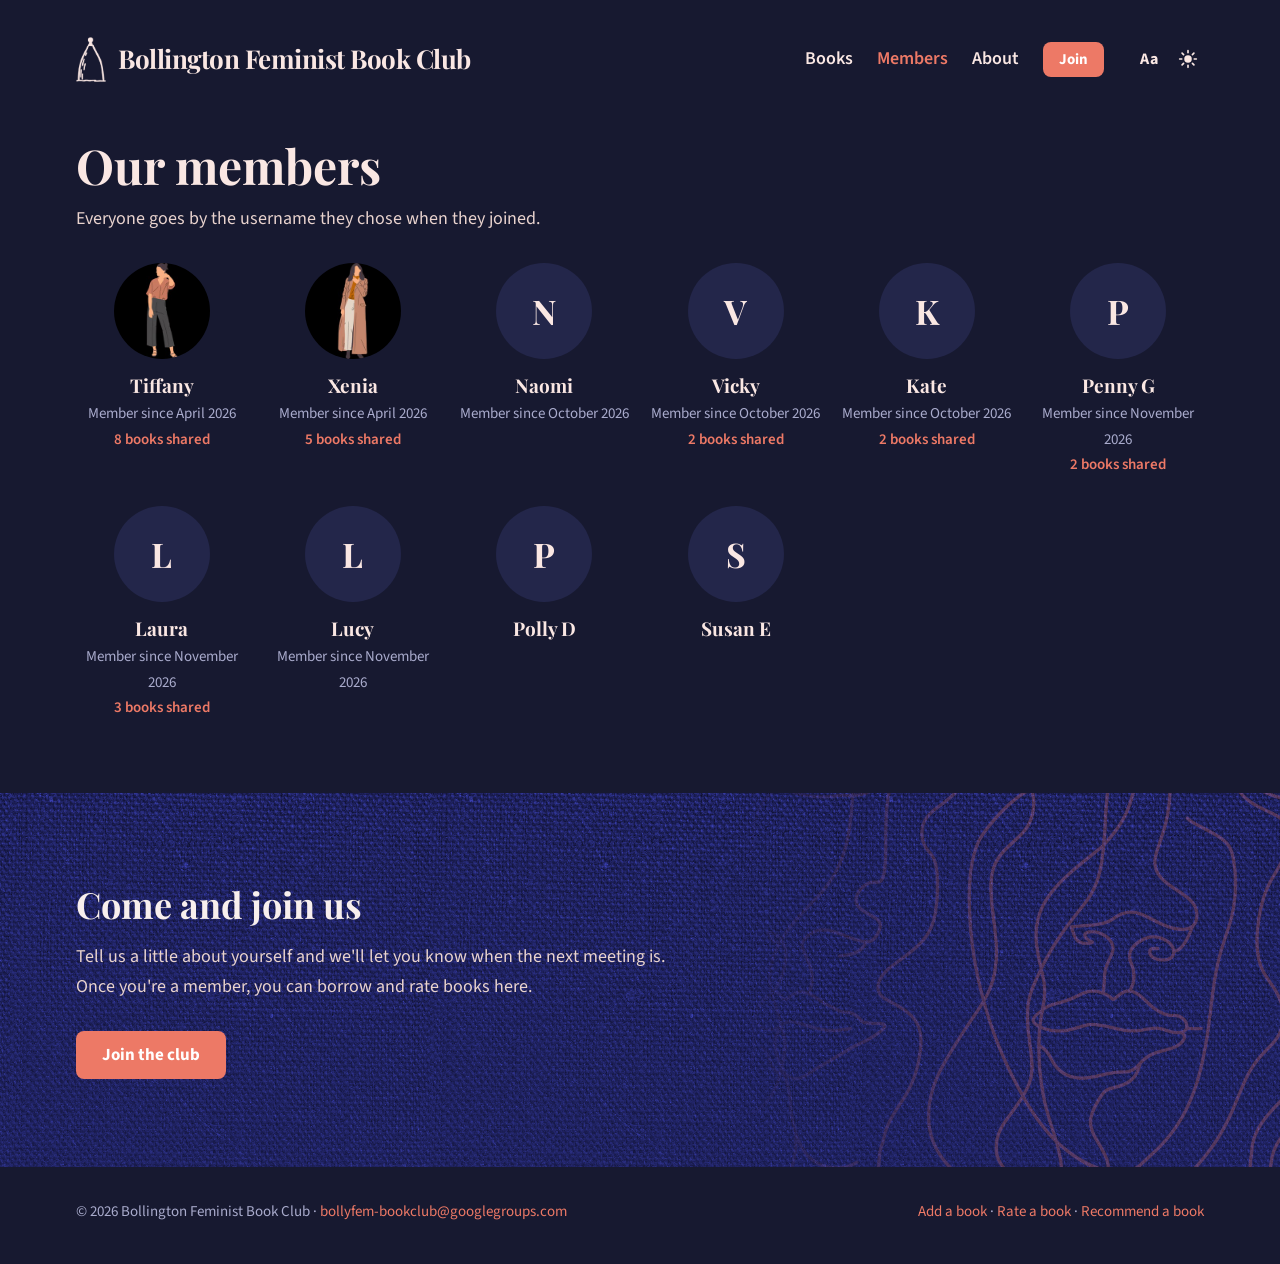
<file: members.html>
<!doctype html>
<html lang="en-GB">
<head>
  <meta charset="utf-8">
  <meta http-equiv="Cache-Control" content="no-cache">
  <meta name="viewport" content="width=device-width, initial-scale=1">
  <title>Members – Bollington Feminist Book Club</title>
  <meta name="description" content="Meet the readers of the Bollington Feminist Book Club.">
  <link rel="canonical" href="https://bollington-feminist-book-club.github.io/members.html">
  <meta property="og:type" content="website">
  <meta property="og:site_name" content="Bollington Feminist Book Club">
  <meta property="og:title" content="Members – Bollington Feminist Book Club">
  <meta property="og:description" content="Meet the readers of the Bollington Feminist Book Club.">
  <meta property="og:url" content="https://bollington-feminist-book-club.github.io/members.html">
  <meta property="og:image" content="https://bollington-feminist-book-club.github.io/assets/share.jpg">
  <meta name="twitter:card" content="summary_large_image">
  <link rel="icon" href="favicon.ico" sizes="any">
  <link rel="icon" href="favicon-32.png" type="image/png" sizes="32x32">
  <link rel="apple-touch-icon" href="apple-touch-icon.png">
  <link rel="manifest" href="site.webmanifest">
  <meta name="theme-color" content="#1f2260">
  <link rel="preconnect" href="https://fonts.googleapis.com">
  <link rel="preconnect" href="https://fonts.gstatic.com" crossorigin>
  <link href="https://fonts.googleapis.com/css2?family=Playfair+Display:ital,wght@0,400;0,600;0,700;1,400&family=Source+Sans+3:wght@400;600;700&display=swap" rel="stylesheet">
  <script>
    try {
      if (localStorage.getItem("theme") !== "light") document.documentElement.setAttribute("data-theme", "dark");
      if (localStorage.getItem("reading") === "easy") document.documentElement.setAttribute("data-reading", "easy");
    } catch (e) {}
  </script>
  <script>
    // Always load the latest code: a new value every minute stops browsers using stale copies
    window.__v = Math.floor(Date.now() / 60000);
    document.write('<link rel="stylesheet" href="styles.css?v=' + __v + '">');
    document.write('<script src="config.js?v=' + __v + '"><\/script>');
  </script>
</head>
<body data-page="members">
  <a class="skip" href="#main">Skip to content</a>

  <header class="header">
    <div class="container header__inner">
      <a class="logo" href="./"><span class="logo__mark" aria-hidden="true"></span><span data-club-name>Bollington Feminist Book Club</span></a>
      <nav class="nav" aria-label="Main">
        <a href="books.html" data-page="books">Books</a>
        <a href="members.html" data-page="members">Members</a>
        <a href="about.html" data-page="about">About</a>
        <a class="button button--small" data-form="join" href="#">Join</a>
        <span class="nav__tools">
          <button class="read-toggle" type="button" aria-pressed="false" title="Easier reading: bigger, more spaced text with no background patterns">Aa<span class="visually-hidden"> Easier reading</span></button>
          <button class="theme-toggle" type="button" aria-label="Switch to dark mode">
            <svg class="i-moon" viewBox="0 0 24 24" width="20" height="20" aria-hidden="true"><path fill="currentColor" d="M21 12.8A9 9 0 1 1 11.2 3a7 7 0 0 0 9.8 9.8z"/></svg>
            <svg class="i-sun" viewBox="0 0 24 24" width="20" height="20" aria-hidden="true"><circle cx="12" cy="12" r="4.5" fill="currentColor"/><g stroke="currentColor" stroke-width="2" stroke-linecap="round"><path d="M12 2v2.5M12 19.5V22M2 12h2.5M19.5 12H22M4.9 4.9l1.8 1.8M17.3 17.3l1.8 1.8M4.9 19.1l1.8-1.8M17.3 6.7l1.8-1.8"/></g></svg>
          </button>
        </span>
      </nav>
    </div>
  </header>

  <main id="main">
    <section class="section container page">
      <div class="page__head">
        <h1 class="page__title">Our members</h1>
      </div>
      <p class="page__intro">Everyone goes by the username they chose when they joined.</p>
      <ul class="members" id="members-list"></ul>
    </section>

    <section class="join">
      <div class="container join__inner">
        <h2>Come and join us</h2>
        <p>Tell us a little about yourself and we'll let you know when the next meeting is. Once you're a member, you can borrow and rate books here.</p>
        <a class="button" data-form="join" href="#">Join the club</a>
      </div>
    </section>
  </main>

  <footer class="footer container">
    <span>© <span id="year"></span> <span data-club-name>Bollington Feminist Book Club</span> · <a href="mailto:bollyfem-bookclub@googlegroups.com">bollyfem-bookclub@googlegroups.com</a></span>
    <span><a href="add.html">Add a book</a> · <a data-form="rate" href="#">Rate a book</a> · <a href="add.html">Recommend a book</a></span>
  </footer>

  <script>document.write('<script src="app.js?v=' + window.__v + '"><\/script>');</script>
</body>
</html>
</file>
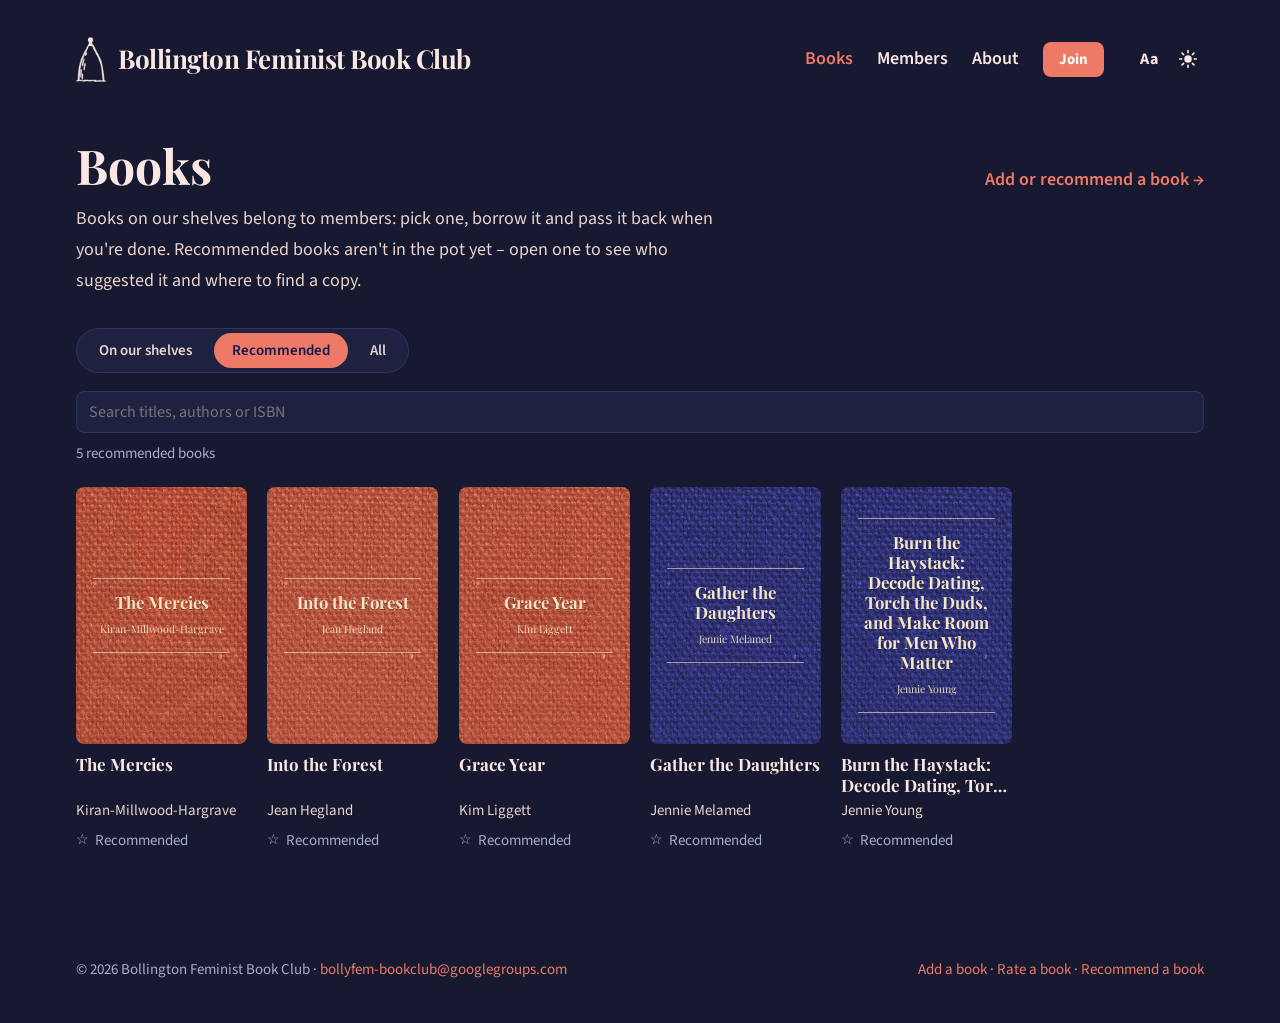
<file: wishlist.html>
<!doctype html>
<html lang="en-GB">
<head>
  <meta charset="utf-8">
  <meta http-equiv="Cache-Control" content="no-cache">
  <meta name="viewport" content="width=device-width, initial-scale=1">
  <title>Wish list – Bollington Feminist Book Club</title>
  <meta name="description" content="Books members of the Bollington Feminist Book Club would love to read next.">
  <link rel="canonical" href="https://bollington-feminist-book-club.github.io/books.html?view=recommended">
  <meta http-equiv="refresh" content="0; url=books.html?view=recommended">
  <meta name="robots" content="noindex">
  <meta property="og:type" content="website">
  <meta property="og:site_name" content="Bollington Feminist Book Club">
  <meta property="og:title" content="Wish list – Bollington Feminist Book Club">
  <meta property="og:description" content="Books members of the Bollington Feminist Book Club would love to read next.">
  <meta property="og:url" content="https://bollington-feminist-book-club.github.io/wishlist.html">
  <meta property="og:image" content="https://bollington-feminist-book-club.github.io/assets/share.jpg">
  <meta name="twitter:card" content="summary_large_image">
  <link rel="icon" href="favicon.ico" sizes="any">
  <link rel="icon" href="favicon-32.png" type="image/png" sizes="32x32">
  <link rel="apple-touch-icon" href="apple-touch-icon.png">
  <link rel="manifest" href="site.webmanifest">
  <meta name="theme-color" content="#1f2260">
  <link rel="preconnect" href="https://fonts.googleapis.com">
  <link rel="preconnect" href="https://fonts.gstatic.com" crossorigin>
  <link href="https://fonts.googleapis.com/css2?family=Playfair+Display:ital,wght@0,400;0,600;0,700;1,400&family=Source+Sans+3:wght@400;600;700&family=Courier+Prime:wght@400;700&display=swap" rel="stylesheet">
  <script>
    try {
      if (localStorage.getItem("theme") !== "light") document.documentElement.setAttribute("data-theme", "dark");
      if (localStorage.getItem("reading") === "easy") document.documentElement.setAttribute("data-reading", "easy");
    } catch (e) {}
  </script>
  <script>
    // Always load the latest code: a new value every minute stops browsers using stale copies
    window.__v = Math.floor(Date.now() / 60000);
    document.write('<link rel="stylesheet" href="styles.css?v=' + __v + '">');
    document.write('<script src="config.js?v=' + __v + '"><\/script>');
  </script>
</head>
<body data-page="wishlist">
  <a class="skip" href="#main">Skip to content</a>

  <header class="header">
    <div class="container header__inner">
      <a class="logo" href="./"><span class="logo__mark" aria-hidden="true"></span><span data-club-name>Bollington Feminist Book Club</span></a>
      <nav class="nav" aria-label="Main">
        <a href="books.html" data-page="books">Books</a>
        <a href="members.html" data-page="members">Members</a>
        <a href="about.html" data-page="about">About</a>
        <a class="button button--small" data-form="join" href="#">Join</a>
        <span class="nav__tools">
          <button class="read-toggle" type="button" aria-pressed="false" title="Easier reading: bigger, more spaced text with no background patterns">Aa<span class="visually-hidden"> Easier reading</span></button>
          <button class="theme-toggle" type="button" aria-label="Switch to dark mode">
            <svg class="i-moon" viewBox="0 0 24 24" width="20" height="20" aria-hidden="true"><path fill="currentColor" d="M21 12.8A9 9 0 1 1 11.2 3a7 7 0 0 0 9.8 9.8z"/></svg>
            <svg class="i-sun" viewBox="0 0 24 24" width="20" height="20" aria-hidden="true"><circle cx="12" cy="12" r="4.5" fill="currentColor"/><g stroke="currentColor" stroke-width="2" stroke-linecap="round"><path d="M12 2v2.5M12 19.5V22M2 12h2.5M19.5 12H22M4.9 4.9l1.8 1.8M17.3 17.3l1.8 1.8M4.9 19.1l1.8-1.8M17.3 6.7l1.8-1.8"/></g></svg>
          </button>
        </span>
      </nav>
    </div>
  </header>

  <main id="main">
    <section class="section container page">
      <h1 class="page__title">The wish list has moved</h1>
      <p class="page__intro">Recommended books now sit alongside the shelves. <a href="books.html?view=recommended">See the recommended books</a>.</p>
    </section>
  </main>

  <footer class="footer container">
    <span>© <span id="year"></span> <span data-club-name>Bollington Feminist Book Club</span> · <a href="mailto:bollyfem-bookclub@googlegroups.com">bollyfem-bookclub@googlegroups.com</a></span>
    <span><a href="add.html">Add a book</a> · <a data-form="rate" href="#">Rate a book</a> · <a href="add.html">Recommend a book</a></span>
  </footer>

  <script>document.write('<script src="app.js?v=' + window.__v + '"><\/script>');</script>
</body>
</html>
</file>
<file: styles.css>
/* Palette and type follow The Modern Hypatia */
:root {
  --brand: #ED7966;
  --brand-hover: #303179;
  --bg: #f8efed;
  --bg-alt: #F5CAC2;
  --card: #fdf8f6;
  --text: #141850;
  --text-alt: #303179;
  --muted: #6b6d93;
  --line: #ecd9d4;
  --ok: #3f7d5a;
  --busy: #c4573f;
  --wait: #b07a1f;
  --shadow: 0 15px 40px 5px rgba(20, 24, 80, .07);
  --serif: "Playfair Display", "Noto Serif", Georgia, serif;
  --sans: "Source Sans 3", "Source Sans Pro", Helvetica, Arial, sans-serif;
  --radius: 8px;
  color-scheme: light;
}
:root[data-theme="dark"] {
  --brand: #ED7966;
  --brand-hover: #f8efed;
  --bg: #171930;
  --bg-alt: #23264a;
  --card: #1e2140;
  --text: #fae7e3;
  --text-alt: #e9d3ce;
  --muted: #a9abcc;
  --line: #2f3360;
  --ok: #7fc39b;
  --busy: #f0937f;
  --wait: #e3b05a;
  --shadow: 0 15px 40px 5px rgba(0, 0, 0, .25);
  color-scheme: dark;
}

* { box-sizing: border-box; }
html { scroll-behavior: smooth; scroll-padding-top: 24px; }
body {
  margin: 0;
  background: var(--bg);
  color: var(--text);
  font: 18px/1.7 var(--sans);
  -webkit-font-smoothing: antialiased;
  transition: background .25s, color .25s;
}
img { max-width: 100%; display: block; }
a { color: var(--brand); text-decoration: none; transition: color .25s; }
a:hover { color: var(--brand-hover); }
h1, h2, h3 { font-family: var(--serif); font-weight: 700; line-height: 1.3; margin: 0 0 .4em; color: var(--text); }
p { margin: 0 0 1em; }
.visually-hidden { position: absolute; width: 1px; height: 1px; overflow: hidden; clip: rect(0 0 0 0); white-space: nowrap; }
.skip { position: absolute; left: -999px; }
.skip:focus { left: 16px; top: 16px; z-index: 10; background: var(--text); color: var(--bg); padding: 8px 12px; border-radius: var(--radius); }
:focus-visible { outline: 3px solid var(--brand); outline-offset: 3px; }

.container { width: 100%; max-width: 1160px; margin: 0 auto; padding: 0 16px; }

/* Header */
.header__inner { display: flex; align-items: center; justify-content: space-between; gap: 16px; padding-top: 36px; padding-bottom: 36px; }
.logo { font-family: var(--serif); font-size: 26px; font-weight: 700; letter-spacing: -.5px; color: var(--text); }
.logo:hover { color: var(--brand); }
.nav { display: flex; align-items: center; gap: 24px; font-weight: 600; }
.nav a { color: var(--text); }
.nav a:hover { color: var(--brand); }
.theme-toggle { border: 0; background: none; color: var(--text); cursor: pointer; padding: 4px; display: grid; place-items: center; }
.theme-toggle:hover { color: var(--brand); }
@media (max-width: 560px) {
  .header__inner { padding-top: 24px; padding-bottom: 24px; }
  .logo { font-size: 19px; }
  .nav a.button { display: none; }
  .nav { gap: 14px; font-size: 15px; }
}

.nav a { white-space: nowrap; }
/* On smaller screens the club name is hidden (still read out by screen readers) and White Nancy alone links home */
@media (max-width: 900px) {
  .logo [data-club-name] { position: absolute; width: 1px; height: 1px; overflow: hidden; clip: rect(0 0 0 0); white-space: nowrap; }
  .nav { gap: 18px; }
}

/* White Nancy, drawn in the current text colour so it follows light and dark mode */
.logo { display: inline-flex; align-items: center; gap: 12px; }
.logo__mark { flex: none; width: 30px; height: 46px; background: currentColor;
  -webkit-mask: url("assets/white-nancy-bold.png") center / contain no-repeat; mask: url("assets/white-nancy-bold.png") center / contain no-repeat; }
@media (max-width: 560px) { .logo__mark { width: 23px; height: 35px; } }

/* Header toggles */
.nav__tools { display: flex; align-items: center; gap: 6px; margin-left: 4px; }
.theme-toggle, .read-toggle { border: 0; background: none; color: var(--text); cursor: pointer; padding: 6px; border-radius: 999px; display: grid; place-items: center; }
.theme-toggle:hover, .read-toggle:hover { color: var(--brand); }
.read-toggle { font: 700 16px var(--sans); letter-spacing: .02em; padding: 4px 8px; }
.read-toggle[aria-pressed="true"] { background: var(--text); color: var(--bg); }
.theme-toggle .i-sun { display: none; }
:root[data-theme="dark"] .theme-toggle .i-sun { display: block; }
:root[data-theme="dark"] .theme-toggle .i-moon { display: none; }

/* Hero */
.hero { display: grid; grid-template-columns: 1.1fr 1fr; gap: 48px; align-items: center; padding-top: 24px; padding-bottom: 80px; }
.hero__title { font-size: clamp(38px, 6vw, 60px); margin-bottom: 16px; }
.hero__description { max-width: 520px; font-size: 21px; color: var(--text-alt); margin-bottom: 28px; }
.hero__actions { display: flex; flex-wrap: wrap; gap: 12px; }
.hero__stack { position: relative; height: 380px; }
.hero__stack button { all: unset; cursor: pointer; position: absolute; width: 44%; max-width: 200px; transition: transform .3s; }
.hero__stack button .cover { box-shadow: 0 18px 40px rgba(20, 24, 80, .25); }
.hero__stack button:nth-child(1) { left: 2%;  top: 50px; transform: rotate(-7deg); }
.hero__stack button:nth-child(2) { left: 28%; top: 0;    transform: rotate(2deg); z-index: 2; }
.hero__stack button:nth-child(3) { left: 54%; top: 64px; transform: rotate(8deg); }
.hero__stack button:hover { transform: translateY(-8px) rotate(0); z-index: 3; }
.hero__stack button:focus-visible { outline: 3px solid var(--brand); outline-offset: 4px; border-radius: var(--radius); }
@media (max-width: 760px) {
  .hero { grid-template-columns: 1fr; gap: 16px; padding-bottom: 56px; }
  .hero__description { font-size: 18px; }
  .hero__stack { height: 260px; }
  .hero__stack button { width: 36%; }
}

/* Faint line-art faces behind the home page hero, fading out downwards */
body[data-page="home"] { position: relative; isolation: isolate; }
body[data-page="home"] .header { position: relative; z-index: 1; }
@media (max-width: 760px) { body[data-page="home"]::before { display: none; } }
body[data-page="home"]::before {
  content: ""; position: absolute; z-index: -1; left: 0; right: 0; top: 0; height: 960px; pointer-events: none;
  background: var(--text); opacity: .07;
  -webkit-mask: url("assets/lines.png") center top / 640px repeat, linear-gradient(#000 45%, transparent), linear-gradient(to right, transparent 0, transparent 46%, #000 62%);
  -webkit-mask-composite: source-in, source-in;
  mask: url("assets/lines.png") center top / 640px repeat, linear-gradient(#000 45%, transparent), linear-gradient(to right, transparent 0, transparent 46%, #000 62%);
  mask-composite: intersect, intersect;
}
:root[data-theme="dark"] body[data-page="home"]::before { background: var(--brand); opacity: .09; }

/* Buttons */
.button {
  display: inline-block; padding: 12px 26px; border-radius: var(--radius); border: 0;
  background: var(--brand); color: #fff; font: 700 17px var(--sans); cursor: pointer;
  transition: background .25s, color .25s;
}
.button:hover { background: var(--brand-hover); color: var(--bg); }
.button--quiet { background: transparent; color: var(--text); box-shadow: inset 0 0 0 2px var(--text); }
.button--quiet:hover { background: var(--text); color: var(--bg); }
[aria-disabled="true"] { opacity: .4; pointer-events: none; }

/* Tags and status */
.tags { display: flex; flex-wrap: wrap; gap: 6px; margin-bottom: 10px; }
.tag {
  font-size: 14px; font-weight: 600; line-height: 1; padding: 6px 10px; border-radius: 999px;
  background: var(--bg-alt); color: var(--text);
}
.status { display: inline-flex; align-items: center; gap: 6px; }
.status::before { content: ""; width: 8px; height: 8px; border-radius: 50%; background: currentColor; }
.status--available { color: var(--ok); }
.status--out { color: var(--busy); }
.status--requested { color: var(--wait); }

/* Cover */
.cover { position: relative; aspect-ratio: 2 / 3; border-radius: var(--radius); overflow: hidden; --cloth: #303179;
  container-type: inline-size;
  background: url("assets/cloth-grain.webp") center / 480px, var(--cloth); background-blend-mode: overlay; }
.cover--indigo { --cloth: #2f3172; }
.cover--terracotta { --cloth: #b4513b; }
.cover--oxblood { --cloth: #7f3340; }
.cover img { position: absolute; inset: 0; width: 100%; height: 100%; object-fit: cover; opacity: 0; transition: transform .4s, opacity .35s; }
.cover img.is-loaded { opacity: 1; }
.cover__fallback { position: absolute; inset: 0; display: grid; place-items: center; padding: 10%; text-align: center; font-family: var(--serif); color: #f5e6c8; font-size: clamp(11px, 8.5cqw, 24px) !important; }
.cover__stamp { display: flex; flex-direction: column; gap: .6em; padding: .9em .3em; border-top: 1px solid rgba(245, 230, 200, .6); border-bottom: 1px solid rgba(245, 230, 200, .6); width: 100%; }
.cover__t { font-size: 1.15em; font-weight: 700; line-height: 1.2; text-shadow: 0 1px 0 rgba(0, 0, 0, .25); overflow-wrap: break-word; hyphens: auto; }
.cover__a { font-size: .72em; opacity: .9; }

/* Featured */
.featured { display: flex; align-items: center; gap: 56px; margin-bottom: 72px; }
.featured__cover { flex: 0 0 min(340px, 40%); }
.featured__cover .cover { box-shadow: var(--shadow); }
.featured__label { font-family: var(--serif); font-style: italic; color: var(--muted); margin-bottom: 8px; }
.featured__title { font-size: clamp(34px, 5vw, 52px); margin-bottom: 4px; }
.featured__title a { color: var(--text); text-decoration: underline; text-decoration-thickness: 4px; text-decoration-color: transparent; text-underline-offset: 6px; transition: text-decoration-color .25s; }
.featured__title a:hover { text-decoration-color: var(--brand); }
.featured__author { font-size: 20px; color: var(--text-alt); margin-bottom: 16px; }
.featured__excerpt { max-width: 520px; color: var(--text-alt); }
@media (max-width: 760px) {
  .featured { flex-direction: column; align-items: stretch; gap: 24px; }
  .featured__cover { flex-basis: auto; width: 60%; max-width: 260px; }
}

/* Meta row with avatar */
.meta { display: flex; align-items: center; gap: 10px; font-size: 15px; color: var(--muted); margin-top: 12px; }
.avatar {
  flex: none; width: 34px; height: 34px; border-radius: 50%; display: grid; place-items: center;
  background: var(--text); color: var(--bg); font: 700 15px var(--serif);
}
.meta strong { color: var(--text); font-weight: 600; display: block; line-height: 1.3; }

/* Sections */
.section { padding-bottom: 72px; }
.section__head { display: flex; align-items: baseline; justify-content: space-between; gap: 16px; margin-bottom: 20px; padding-bottom: 12px; border-bottom: 1px solid var(--line); }
.section__title { font-size: 28px; margin: 0; }
.section__link { font-weight: 600; }
.section__link::after { content: " →"; }

/* Filters */
.filters { display: flex; flex-wrap: wrap; gap: 10px; align-items: center; margin-bottom: 8px; }
.filters input[type=search], .filters select {
  font: 16px var(--sans); color: var(--text); background: var(--card);
  border: 1px solid var(--line); border-radius: var(--radius); padding: 9px 12px;
}
.filters__search { flex: 1 1 240px; }
.filters__search input { width: 100%; }
.filters__toggle { display: inline-flex; align-items: center; gap: 8px; font-size: 16px; cursor: pointer; }
.filters__toggle input { width: 17px; height: 17px; accent-color: var(--brand); }
.count { font-size: 15px; color: var(--muted); margin-bottom: 20px; }

/* Grid of books */
.grid { display: grid; grid-template-columns: repeat(auto-fill, minmax(150px, 1fr)); gap: 32px 20px; align-items: start; }
@media (max-width: 560px) { .grid { grid-template-columns: repeat(2, 1fr); gap: 24px 14px; } }
.book { all: unset; cursor: pointer; display: block; }
.book:focus-visible { outline: 3px solid var(--brand); outline-offset: 6px; border-radius: var(--radius); }
.book .cover { margin-bottom: 14px; }
.book:hover .cover img { transform: scale(1.03); }
.book__title { font-family: var(--serif); font-size: 17px; font-weight: 700; line-height: 1.25; min-height: 2.5em; margin-bottom: 2px; color: var(--text); display: -webkit-box; -webkit-line-clamp: 2; -webkit-box-orient: vertical; overflow: hidden; }
.book:hover .book__title { text-decoration: underline; text-decoration-color: var(--brand); text-decoration-thickness: 2px; text-underline-offset: 4px; }
.book__author { color: var(--text-alt); font-size: 15px; margin-bottom: 4px; white-space: nowrap; overflow: hidden; text-overflow: ellipsis; }
.book .book__line { font-size: 15px; }
.book .cover { margin-bottom: 10px; }
.cover__fallback { font-size: 16px; }
.book__line { font-size: 15px; color: var(--muted); display: flex; flex-wrap: wrap; gap: 4px 12px; }
.stars { color: var(--brand); letter-spacing: 1px; }
.stars span { opacity: .3; }

.notice { padding: 16px 20px; border-radius: var(--radius); background: var(--card); color: var(--text-alt); font-size: 16px; margin-top: 24px; }
.skeleton .cover { animation: pulse 1.2s ease-in-out infinite; }
.skeleton .bar { height: 12px; margin-top: 10px; border-radius: 6px; background: var(--bg-alt); animation: pulse 1.2s ease-in-out infinite; }
@keyframes pulse { 50% { opacity: .5; } }

/* Readers */
.readers { list-style: none; margin: 0; padding: 0; display: grid; grid-template-columns: repeat(auto-fill, minmax(220px, 1fr)); gap: 20px; }
.readers li { display: flex; align-items: center; gap: 14px; }
.readers .avatar { width: 52px; height: 52px; font-size: 21px; }
.readers strong { display: block; font-family: var(--serif); font-size: 19px; line-height: 1.3; }
.readers span.n { font-size: 15px; color: var(--muted); }

/* Inner pages */
.page { padding-top: 16px; }
.page__head { display: flex; align-items: baseline; justify-content: space-between; gap: 16px; flex-wrap: wrap; margin-bottom: 8px; }
.page__title { font-size: clamp(34px, 5vw, 48px); margin: 0; }
.page__intro { color: var(--text-alt); max-width: 640px; margin-bottom: 28px; }
.nav a[aria-current="page"] { color: var(--brand); }
.button--small { padding: 7px 16px; font-size: 15px; }
.nav a.button { color: #fff; }
.nav a.button:hover { color: var(--bg); }

/* Add a book */
.muted-line { color: var(--muted); }
.isbn { display: flex; flex-wrap: wrap; gap: 10px; max-width: 560px; margin-bottom: 32px; }
.isbn input { flex: 1 1 240px; font: 20px var(--sans); letter-spacing: .5px; color: var(--text); background: var(--card); border: 1px solid var(--line); border-radius: var(--radius); padding: 11px 14px; }
.lookup { display: grid; grid-template-columns: 200px 1fr; gap: 32px; align-items: start; background: var(--card); border-radius: 12px; padding: 28px; margin-bottom: 32px; }
.lookup h2 { font-size: 30px; margin-bottom: 2px; }
.lookup .notice { margin-top: 8px; }
.page__aside { color: var(--muted); font-size: 16px; }
@media (max-width: 640px) {
  .lookup { grid-template-columns: 1fr; padding: 20px; }
  .lookup__cover { width: 140px; }
}

.sf { background: var(--card); border-radius: 12px; padding: 28px; margin-bottom: 32px; max-width: 760px; }
.sf h2 { font-size: 28px; margin-bottom: 4px; }
.sf__intro { color: var(--text-alt); margin-bottom: 20px; }
.sf__row { display: flex; flex-direction: column; gap: 4px; margin: 0 0 18px; border: 0; padding: 0; }
.sf__row--short { max-width: 340px; }
.sf label, .sf legend { font-weight: 600; font-size: 16px; padding: 0; }
.sf__desc { font-size: 15px; color: var(--muted); }
.sf input[type=text], .sf input[type=number], .sf select, .sf textarea {
  font: 16px var(--sans); color: var(--text); background: var(--bg); border: 1px solid var(--line);
  border-radius: var(--radius); padding: 9px 12px; width: 100%;
}
.sf textarea { line-height: 1.5; resize: vertical; }
.sf__chips { display: flex; flex-wrap: wrap; gap: 10px; margin-top: 10px; }
.sf .sf__chip {
  display: inline-flex; align-items: center; gap: 8px;
  font-weight: 400; font-size: 15px; line-height: 1.2; white-space: nowrap;
  background: var(--bg); color: var(--text); border: 1px solid var(--line); border-radius: 999px;
  padding: 8px 16px 8px 12px; cursor: pointer; transition: background .2s, border-color .2s;
}
.sf .sf__chip input { margin: 0; width: 16px; height: 16px; accent-color: var(--brand); flex: none; }
.sf .sf__chip:hover { border-color: var(--brand); }
.sf .sf__chip:has(input:checked) { background: var(--bg-alt); border-color: var(--brand); font-weight: 600; }
.sf .sf__chip:has(input:focus-visible) { outline: 3px solid var(--brand); outline-offset: 2px; }
.req { color: var(--brand); }
.sf__error { color: var(--busy); font-weight: 600; }
.sf--done h2 { color: var(--ok); }
@media (max-width: 640px) { .sf { padding: 20px; } }

.sf__file { font: 15px var(--sans); color: var(--text); }
.sf__preview img { width: 110px; aspect-ratio: 2 / 3; object-fit: cover; border-radius: var(--radius); margin-top: 8px; box-shadow: var(--shadow); }
.sf__hp { position: absolute; left: -9999px; width: 1px; height: 1px; overflow: hidden; }

/* Wish list */
.section__intro { color: var(--text-alt); max-width: 640px; margin-bottom: 24px; }
.wishlist { list-style: none; margin: 0; padding: 8px 0 0; display: grid; grid-template-columns: repeat(auto-fill, minmax(290px, 1fr)); gap: 32px 28px; }

/* Wish list as library catalogue cards */
.card {
  --paper: #fdf8ec;
  --rule: rgba(48, 49, 121, .13);
  --red: #c4573f;
  --ink: #2a2b55;
  position: relative;
  padding: 18px 24px 40px;
  display: flex;
  flex-direction: column;
  background:
    radial-gradient(circle at 50% calc(100% - 16px), var(--bg) 6px, transparent 6.5px),
    var(--paper);
  color: var(--ink);
  border-radius: 3px;
  box-shadow: 0 1px 1px rgba(20, 24, 80, .08), 0 10px 22px rgba(20, 24, 80, .09);
  transform: rotate(-.6deg);
  transition: transform .25s ease, box-shadow .25s ease;
}
.card:nth-child(2n) { transform: rotate(.5deg); }
.card:nth-child(3n) { transform: rotate(-.2deg); }
.card:hover { transform: rotate(0) translateY(-3px); box-shadow: 0 2px 2px rgba(20, 24, 80, .08), 0 16px 30px rgba(20, 24, 80, .14); }
.card__top { display: flex; justify-content: space-between; align-items: flex-start; gap: 12px; min-height: 28px; }
.card__call { font-family: "Courier Prime", "Courier New", monospace; }
.card__call { font-size: 14px; color: rgba(42, 43, 85, .7); letter-spacing: .5px; padding-top: 3px; }
.card__stamp {
  font-family: "Courier Prime", "Courier New", monospace; font-weight: 700; font-size: 14px; letter-spacing: .5px;
  color: var(--red); border: 2px solid var(--red); border-radius: 4px; padding: 1px 7px;
  transform: rotate(-4deg); opacity: .85; white-space: nowrap;
}
.card__title {
  font-size: 21px; line-height: 1.25; color: var(--ink); margin: 10px 0 0;
  padding-bottom: 8px; border-bottom: 2px solid var(--red);
}
.card__body {
  flex: 1; min-height: 112px; padding-top: 6px;
  background: repeating-linear-gradient(to bottom, transparent 0, transparent 27px, var(--rule) 27px, var(--rule) 28px);
  background-position: 0 6px;
}
.card__author { font-size: 16px; font-weight: 600; margin: 0; line-height: 28px; }
.card__why { font-size: 16px; line-height: 28px; margin: 0; color: #3d3f73; }
.card__by { font-size: 15px; line-height: 28px; margin: 0; color: rgba(42, 43, 85, .8); }
:root[data-theme="dark"] .card { --paper: #efe6d2; --rule: rgba(48, 49, 121, .16); }
@media (prefers-reduced-motion: reduce) { .card, .card:nth-child(n) { transform: none; } }
.empty { color: var(--muted); }

/* Members */
.members { list-style: none; margin: 0; padding: 0; display: grid; grid-template-columns: repeat(auto-fill, minmax(150px, 1fr)); gap: 28px 20px; }
.members li { text-align: center; }
.members .member__photo { width: 96px; height: 96px; margin: 0 auto 10px; border-radius: 50%; overflow: hidden; background: var(--bg-alt); display: grid; place-items: center; font: 700 34px var(--serif); color: var(--text); }
.members .member__photo img { width: 100%; height: 100%; object-fit: cover; }
.members strong { display: block; font-family: var(--serif); font-size: 19px; }
.members span { display: block; font-size: 15px; color: var(--muted); }
.members .member__shared { color: var(--brand); font-weight: 600; }

/* Member page */
.member__link { display: block; color: inherit; text-decoration: none; }
.member__link:hover strong { color: var(--brand); }
.member__back { margin-bottom: 16px; font-weight: 600; }
.member__head { display: flex; align-items: center; gap: 24px; margin-bottom: 40px; }
.member__head .page__intro { margin: 4px 0 0; }
.member__photo--big { width: 120px !important; height: 120px !important; margin: 0 !important; flex: none; border-radius: 50%; overflow: hidden; background: var(--bg-alt); display: grid; place-items: center; font: 700 44px var(--serif); }
.member__photo--big img { width: 100%; height: 100%; object-fit: cover; }
.member .section__head { margin-top: 48px; }
.loans { list-style: none; margin: 0; padding: 0; }
.loans li { display: flex; flex-wrap: wrap; align-items: baseline; justify-content: space-between; gap: 4px 16px; padding: 12px 0; border-bottom: 1px solid var(--line); }
.loan__title { all: unset; font-family: var(--serif); font-weight: 700; font-size: 18px; color: var(--text); }
button.loan__title { cursor: pointer; }
button.loan__title:hover { color: var(--brand); text-decoration: underline; }
.loan__meta { font-size: 15px; color: var(--muted); }
@media (max-width: 560px) { .member__photo--big { width: 84px !important; height: 84px !important; font-size: 32px; } }

/* About */
.about__lead { font-family: var(--serif); font-size: clamp(20px, 2.4vw, 25px); line-height: 1.55; max-width: 860px; margin-bottom: 40px; }
.about__cols { display: grid; grid-template-columns: repeat(3, 1fr); gap: 40px; }
.about__cols h3 { font-size: 21px; margin-bottom: 8px; }
.about__cols p { color: var(--text-alt); font-size: 17px; margin: 0; }
@media (max-width: 860px) { .about__cols { grid-template-columns: 1fr; gap: 28px; } }

/* Join */
.join { position: relative; isolation: isolate; overflow: hidden; padding: 88px 0; color: #f8efed;
  background: url("assets/cloth-grain.webp") center / 420px, #1f2260; background-blend-mode: overlay; }
/* Faces only at the edges: faded out behind the text so they never sit under words */
.join::before { content: ""; position: absolute; inset: 0; z-index: -1; background: var(--brand); opacity: .26;
  -webkit-mask: url("assets/lines.png") center / 560px repeat, linear-gradient(to right, transparent 0, transparent 58%, #000 78%);
  -webkit-mask-composite: source-in;
  mask: url("assets/lines.png") center / 560px repeat, linear-gradient(to right, transparent 0, transparent 58%, #000 78%);
  mask-composite: intersect; }
.join h2 { color: #f8efed; }
@media (max-width: 1000px) { .join::before { display: none; } }
.join__inner { max-width: 1160px; }
.join__inner > * { max-width: 600px; }
.join h2 { font-size: clamp(28px, 4vw, 36px); }
.join p { color: #e9d3ce; margin-bottom: 28px; }

/* Footer */
.footer { display: flex; flex-wrap: wrap; justify-content: space-between; gap: 8px; padding-top: 32px; padding-bottom: 40px; font-size: 15px; color: var(--muted); }

/* Dialog */
dialog {
  width: min(880px, calc(100vw - 32px)); max-height: calc(100vh - 32px);
  border: 0; border-radius: 12px; padding: 0; background: var(--bg); color: var(--text); box-shadow: var(--shadow);
}
dialog::backdrop { background: rgba(20, 24, 80, .55); }
.close { position: absolute; top: 12px; right: 16px; z-index: 2; border: 0; background: none; font-size: 32px; line-height: 1; cursor: pointer; color: var(--text-alt); }
.close:hover { color: var(--brand); }
.dialog__body { display: grid; grid-template-columns: 250px 1fr; gap: 40px; padding: 40px; }
.dialog__body h2 { font-size: 36px; margin-bottom: 2px; }
.dialog__facts { color: var(--muted); font-size: 16px; margin: 4px 0 18px; }
.dialog__synopsis { color: var(--text-alt); }
.dialog__synopsis ul { padding-left: 1.2em; }
.dialog__actions { display: flex; flex-wrap: wrap; gap: 12px; margin-top: 24px; }
.dialog__hint { font-size: 15px; color: var(--muted); margin: 12px 0 0; }
@media (max-width: 680px) {
  .dialog__body { grid-template-columns: 1fr; padding: 28px 20px; gap: 20px; }
  .dialog__body .cover { width: 150px; }
  .dialog__body h2 { font-size: 28px; }
}

@media (prefers-reduced-motion: reduce) {
  * { transition: none !important; animation: none !important; scroll-behavior: auto !important; }
}

/* Dropdowns: our own arrow, set in from the edge, the same on every browser */
select {
  -webkit-appearance: none;
  appearance: none;
  padding-right: 40px !important;
  background-image: url("data:image/svg+xml,%3Csvg xmlns='http://www.w3.org/2000/svg' width='12' height='8' viewBox='0 0 12 8'%3E%3Cpath d='M1 1.5l5 5 5-5' fill='none' stroke='%23303179' stroke-width='1.8' stroke-linecap='round' stroke-linejoin='round'/%3E%3C/svg%3E") !important;
  background-repeat: no-repeat !important;
  background-position: right 16px center !important;
  background-size: 12px 8px !important;
  cursor: pointer;
}
:root[data-theme="dark"] select {
  background-image: url("data:image/svg+xml,%3Csvg xmlns='http://www.w3.org/2000/svg' width='12' height='8' viewBox='0 0 12 8'%3E%3Cpath d='M1 1.5l5 5 5-5' fill='none' stroke='%23e9d3ce' stroke-width='1.8' stroke-linecap='round' stroke-linejoin='round'/%3E%3C/svg%3E") !important;
}
select::-ms-expand { display: none; }

/* ---------- Easier reading mode (toggle in the header, remembered per device) ---------- */
:root[data-reading="easy"] body { font-size: 20px; line-height: 1.8; letter-spacing: .12em; word-spacing: .16em; }
:root[data-reading="easy"] h1, :root[data-reading="easy"] h2, :root[data-reading="easy"] h3,
:root[data-reading="easy"] .book__title, :root[data-reading="easy"] .card__title, :root[data-reading="easy"] .loan__title,
:root[data-reading="easy"] .logo { font-family: var(--sans); letter-spacing: .04em; }
:root[data-reading="easy"] p, :root[data-reading="easy"] .dialog__synopsis { max-width: 62ch; }
:root[data-reading="easy"] p + p { margin-top: 1.2em; }
:root[data-reading="easy"] * { font-style: normal !important; }
:root[data-reading="easy"] .card__call, :root[data-reading="easy"] .card__stamp { font-family: var(--sans); }
/* No patterns or textures anywhere */
:root[data-reading="easy"] body[data-page="home"]::before, :root[data-reading="easy"] .join::before { display: none !important; }
:root[data-reading="easy"] .join, :root[data-reading="easy"] .cover { background-image: none !important; }
:root[data-reading="easy"] .card, :root[data-reading="easy"] .card__body { background: var(--paper) !important; transform: none !important; }
:root[data-reading="easy"] .book__title { -webkit-line-clamp: 3; min-height: 3.75em; }
:root[data-reading="easy"] .book__author { white-space: normal; }
:root[data-reading="easy"] .grid { grid-template-columns: repeat(auto-fill, minmax(190px, 1fr)); }
:root[data-reading="easy"] .nav { gap: 14px; }
.footer a[href^="mailto"] { overflow-wrap: anywhere; }
@media (max-width: 560px) {
  .nav { gap: 6px 14px; flex-wrap: wrap; justify-content: flex-end; }
  .nav__tools { margin-left: 0; }
}

/* Who has a book and how many are queued for it */
.book__wait { color: var(--wait); }
.loan-line { font-size: 15px; color: var(--muted); margin: 10px 0 0; }
.loan-line a { color: var(--text); font-weight: 600; text-decoration: underline; text-underline-offset: 2px; }

/* Books page: On our shelves / Recommended / All */
[hidden] { display: none !important; }
.views { display: inline-flex; flex-wrap: wrap; gap: 4px; padding: 4px; margin: 4px 0 18px; border: 1px solid var(--line); border-radius: 999px; background: var(--card); }
.views button { font: 600 15px/1 var(--sans); color: var(--text-alt); background: none; border: 0; border-radius: 999px; padding: 10px 18px; cursor: pointer; }
.views button:hover { color: var(--text); }
.views button[aria-pressed="true"] { background: var(--brand); color: #141850; }
.views button:focus-visible { outline: 2px solid var(--brand); outline-offset: 2px; }
.filters__shelf:not([hidden]) { display: contents; }
.recs { margin-top: 28px; }
.recs__title { font-family: var(--serif); font-size: 26px; margin: 0 0 6px; }
.recs__more { margin-top: 24px; }
.recs__more a { color: var(--brand); font-weight: 600; }
/* Where to find a recommended book, typed like the rest of the library card */
.card__where { font-size: 15px; line-height: 28px; margin: 0; color: #303179; font-weight: 600; }
.card__where::before { content: "Find it: "; font-weight: 400; color: rgba(42, 43, 85, .8); }
.card__where a { color: #b4513b; text-decoration: underline; text-underline-offset: 2px; }
:root[data-reading="easy"] .views button { font-size: 17px; letter-spacing: .12em; word-spacing: .16em; }
.page__links { display: inline-flex; flex-wrap: wrap; gap: 8px 22px; justify-content: flex-end; }
.status--rec { color: var(--muted); }
.status--rec::before { content: "☆"; width: auto; height: auto; background: none; border-radius: 0; font-size: 14px; line-height: 1; }

/* Add a book: editions found by title */
.editions { list-style: none; margin: 12px 0 0; padding: 0; display: grid; grid-template-columns: repeat(auto-fill, minmax(320px, 1fr)); gap: 12px; }
.edition { display: flex; gap: 14px; width: 100%; text-align: left; padding: 12px; background: var(--card); color: var(--text); border: 1px solid var(--line); border-radius: var(--radius); cursor: pointer; font: inherit; }
.edition:hover, .edition:focus-visible { border-color: var(--brand); outline: none; }
.edition__cover { flex: none; width: 56px; height: 84px; border-radius: 3px; background: var(--bg-alt); overflow: hidden; }
.edition__cover img { width: 100%; height: 100%; object-fit: cover; display: block; }
.edition__text { display: flex; flex-direction: column; gap: 2px; font-size: 15px; line-height: 1.4; }
.edition__text strong { font-family: var(--serif); font-size: 17px; }
.edition__facts, .edition__isbn { color: var(--muted); font-size: 14px; }
@media (max-width: 560px) { .editions { grid-template-columns: 1fr; } }
</file>
